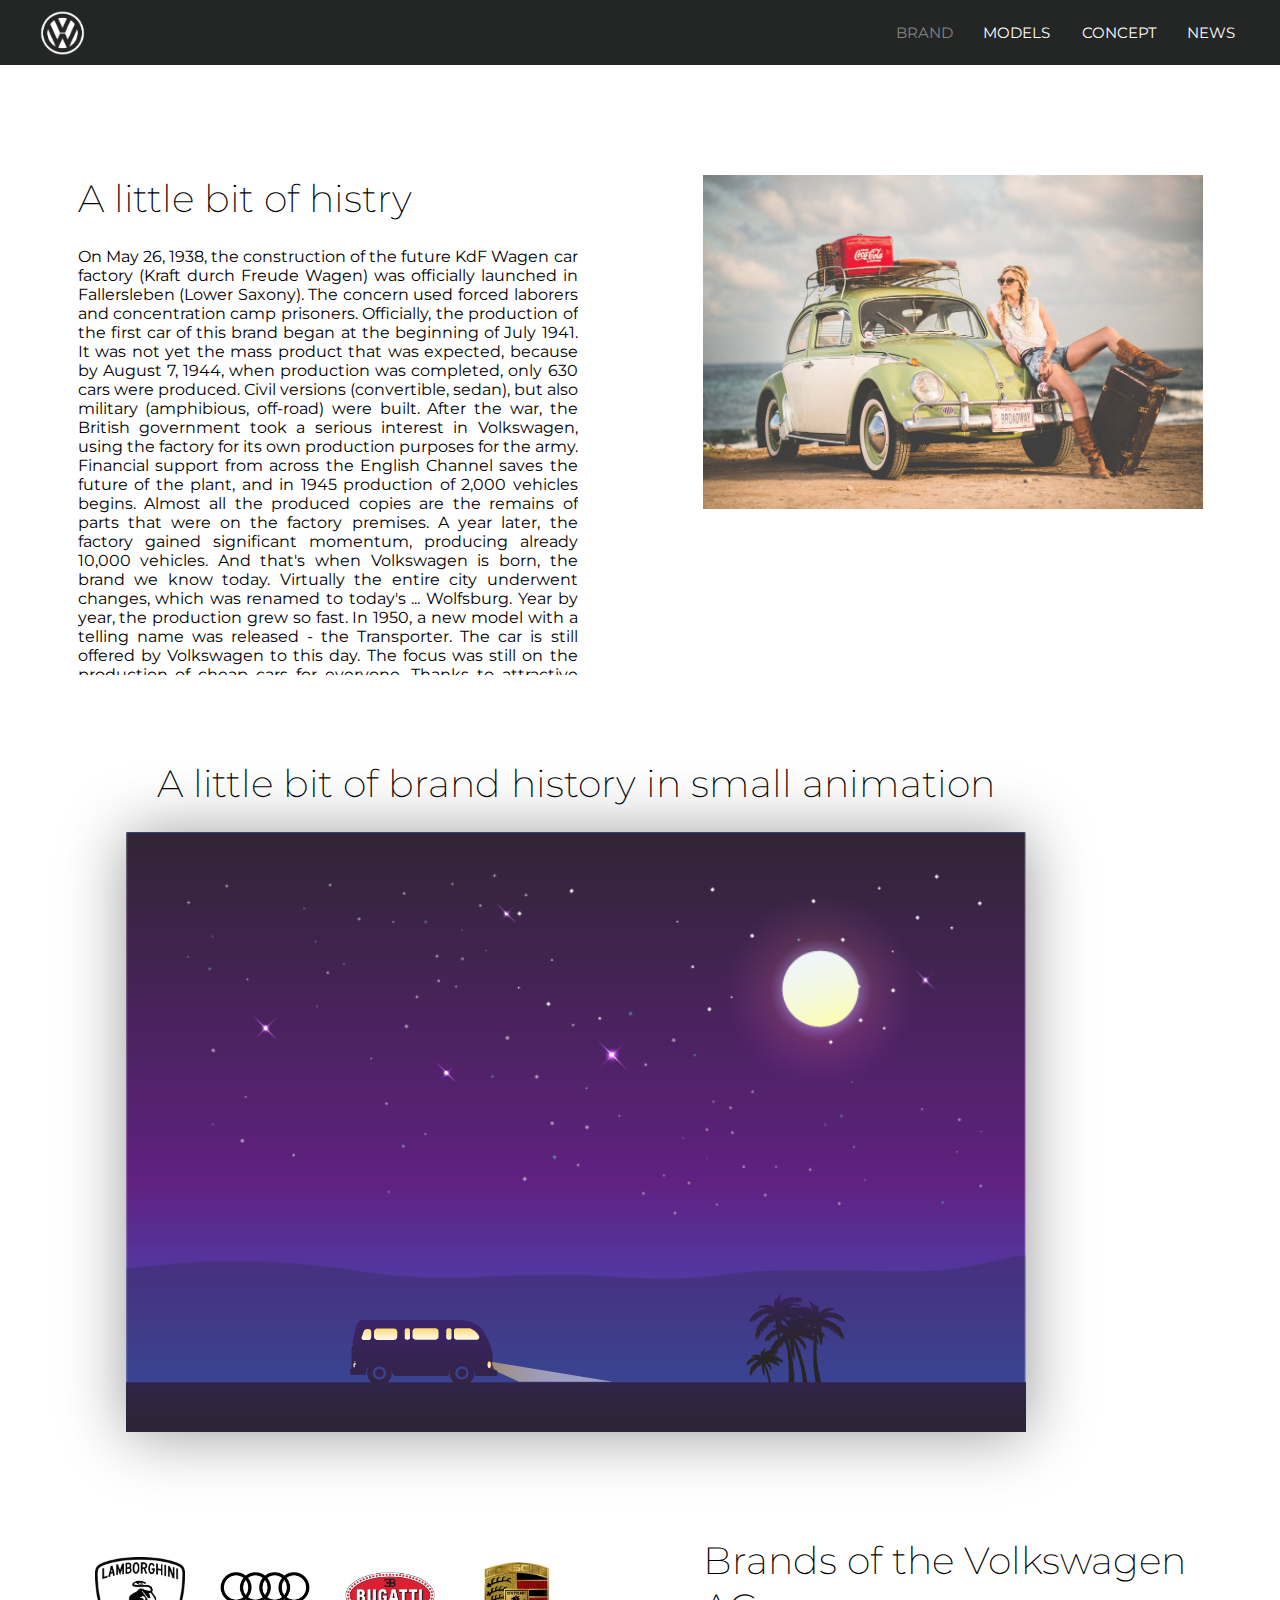
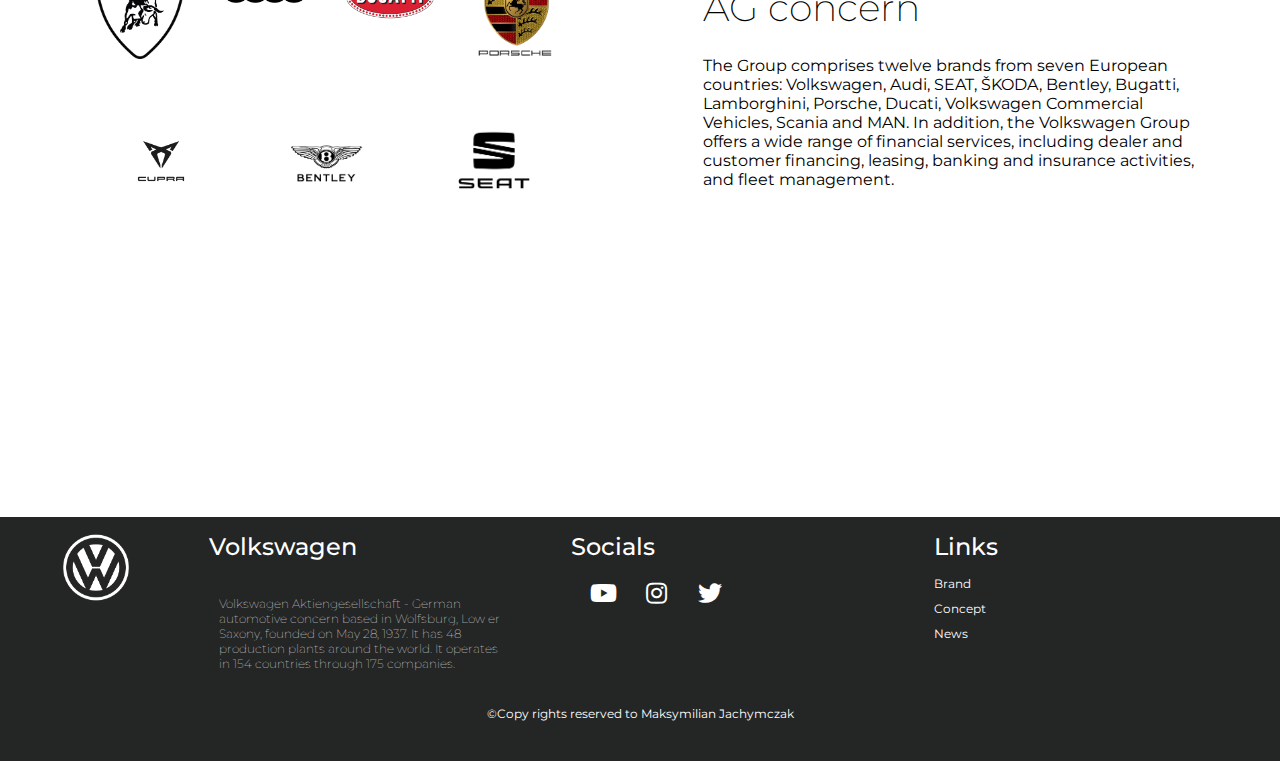
<file: assets/brand.html>
<!DOCTYPE html>
<html lang="en">
<head>
    <meta charset="UTF-8">
    <meta http-equiv="X-UA-Compatible" content="IE=edge">
    <meta name="viewport" content="width=device-width, initial-scale=1.0">
    <link rel="icon" type="image/png" href="../assets/img/favicon/vw-favicon.png">
    <link rel="stylesheet" type="text/css" href="../assets/styles/style.css">
    <link rel="stylesheet" type="text/css" href="../assets/styles/brandstyle.css">
    <link rel="stylesheet" href="https://cdnjs.cloudflare.com/ajax/libs/font-awesome/5.15.3/css/all.min.css"/>
    <link rel="preconnect" href="https://fonts.googleapis.com">
    <link rel="preconnect" href="https://fonts.gstatic.com" crossorigin>
    <link href="https://fonts.googleapis.com/css2?family=Montserrat:ital,wght@0,100;0,200;0,400;1,300&display=swap" rel="stylesheet">
    <title>VOLKSWAGEN - ABOUT BRAND</title>
</head>
<body>
    <header>
        <nav>
            <div class="wrapper">
                <div class="logo">
                    <a href="../index.html">
                        <img src="../assets/img/logo/vw-logo-white.png" alt='Vw-logo'>
                    </a>
                </div>
                <input type="radio" name="slide" id="menu-btn">
                <input type="radio" name="slide" id="cancel-btn">
                <ul class="nav-links">
                    <label for="cancel-btn" class="btn cancel-btn"><i class="fas fa-times"></i></label>
                    <li><a href="#" class="active">Brand</a></li>
                    <li>
                        <a href="#" class="desktop-item">Models</a>
                        <input type="checkbox" id="showDrop">
                        <label for="showDrop" class="mobile-item">Models</label>
                        <div class="dropdown-box">
                            <div class="content">
                                <div class="row">
                                    <p>Golf 8</p>
                                    <a href="../assets/models/golf.html"><img src="../assets/img/models/golf/golf-8-right-side.png" alt="golf-8-right-side"></a>
                                    <div class="btn-more">
                                        <a href="../assets/models/golf.html">Show more</a>
                                    </div>
                                </div>
                                <div class="row">
                                    <p>Passat</p>
                                    <a href="../assets/models/passat.html"><img src="../assets/img/models/passat/passat-2018-right-side.png" alt="passat-2018-right-side"></a>
                                    <div class="btn-more">
                                        <a href="../assets/models/passat.html">Show more</a>
                                    </div>
                                </div>
                                <div class="row">
                                    <p>Tiguan</p>
                                    <a href="../assets/models/tiguan.html"><img src="../assets/img/models/tiguan/tiguan-2020-right-side.png" alt="tiguan-2020-right-side"></a>
                                    <div class="btn-more">
                                        <a href="../assets/models/tiguan.html">Show more</a>
                                    </div>
                                </div>
                            </div>
                        </div>
                    </li>
                    <li><a href="concept.html">Concept</a></li>
                    <li><a href="news.html">News</a></li>
                </ul>
                <label for="menu-btn" class="btn menu-btn"><i class="fas fa-bars"></i></label>
            </div>
        </nav>
    </header>
        <div class="main">
            <a href="#" class="to-top">
                <i class="fas fa-chevron-up"></i>
            </a>
            <section id="about-brand-intro">
                <div class="brand-histry about-brand-history">
                    <h3>A little bit of histry</h3>
                    <p>On May 26, 1938, the construction of the future KdF Wagen car factory (Kraft durch Freude Wagen) was officially launched
                        in Fallersleben (Lower Saxony). The concern used forced laborers and concentration camp prisoners. Officially,
                        the production of the first car of this brand began at the beginning of July 1941. It was not yet the mass product that was expected,
                        because by August 7, 1944, when production was completed, only 630 cars were produced. Civil versions (convertible, sedan),
                        but also military (amphibious, off-road) were built. After the war, the British government took a serious interest in Volkswagen,
                        using the factory for its own production purposes for the army. Financial support from across the English Channel saves the future of the plant,
                        and in 1945 production of 2,000 vehicles begins. Almost all the produced copies are the remains of parts
                        that were on the factory premises. A year later, the factory gained significant momentum, producing already 10,000 vehicles.
                        And that's when Volkswagen is born, the brand we know today. Virtually the entire city underwent changes, which was renamed
                        to today's ... Wolfsburg. Year by year, the production grew so fast. In 1950, a new model with a telling name was released
                        - the Transporter. The car is still offered by Volkswagen to this day. The focus was still on the production of cheap
                        cars for everyone. Thanks to attractive prices and simple, reliable construction, the popularity of the models
                        quickly spread beyond the borders of Germany. Expansion into foreign markets began. Not only that, it was during this
                        period that the production of "Beetle" in South Africa began. It was then that the global idea of ​​a giant brand began.

                    </p>
                </div>
                <div class="about-brand-history">
                    <img src="../assets/img/brand/volkswagen-beatle -old.jpg" alt="volkswagen-beatle">
                </div>
            </section>
            <section id="animation">
                <h3>A little bit of brand history in small animation</h3>
                <div class="animation-wraper">
                    <div class="surface"></div>
                    <div class="car-image">
                        <img src="../assets/img/animation/Img_06.png">
                    </div>
                </div>
            </section>
            <section id="brands">
                <div class="brands-container">
                    <div class="brand-row firs-row">
                        <div class="brand-col-logo">
                            <img src="../assets/img/brand/brands-logo/vw-lamborghini-logo.png" alt="lamborghni-logo">
                        </div>
                        <div class="brand-col-logo">
                            <img src="../assets/img/brand/brands-logo/vw-audi-logo.png" alt="audi-logo" class="img-m-top">
                        </div>
                        <div class="brand-col-logo">
                            <img src="../assets/img/brand/brands-logo/vw-bugatti-logo.png" alt="bugatti-logo" class="img-m-top">
                        </div>
                        <div class="brand-col-logo">
                            <img src="../assets/img/brand/brands-logo/vw-porshe-logo.png" alt="porshe-logo">
                        </div>
                    </div>
                    <div class="brand-row">
                        <div class="brand-col-logo">
                            <img src="../assets/img/brand/brands-logo/vw-cupra-logo.png" alt="cupra-logo" class="img-m-top">
                        </div>
                        <div class="brand-col-logo">
                            <img src="../assets/img/brand/brands-logo/vw-bentley-logo.png" alt="bentley-logo" class="img-m-top">
                        </div>
                        <div class="brand-col-logo">
                            <img src="../assets/img/brand/brands-logo/vw-seat-logo.png" alt="seat-logo">
                        </div>
                    </div>
                </div>
                <div class="brands-container">
                    <h3>Brands of the Volkswagen AG concern</h3>
                    <p>The Group comprises twelve brands from seven European countries:
                        Volkswagen, Audi, SEAT, ŠKODA, Bentley, Bugatti, Lamborghini, Porsche, Ducati,
                        Volkswagen Commercial Vehicles, Scania and MAN. In addition, the Volkswagen Group
                        offers a wide range of financial services, including dealer and customer financing, 
                        leasing, banking and insurance activities, and fleet management.
                    </p>
                </div>
            </section>
        </div>
    <footer>
        <div class="footer-content">
            <div class="row">
                <div class="column column-logo">
                    <a href="../index.html"><img src="../assets/img/logo/vw-logo-white.png"></a>
                </div>
                <div class="column">
                    <h3>Volkswagen</h3>
                    <p>
                        Volkswagen Aktiengesellschaft - German automotive concern based in Wolfsburg, Low
                        er Saxony, founded on May 28, 1937. It has 48 production plants around the world. It
                        operates in 154 countries through 175 companies.
                    </p>
                </div>
                <div class="column">
                    <h3>Socials</h3>
                    <div class="socials">
                        <ul>
                            <li><a href="https://www.youtube.com/user/myvolkswagen" target="blank"><i class="fab fa-youtube"></i></a></li>
                            <li><a href="https://www.instagram.com/volkswagen/" target="blank"><i class="fab fa-instagram"></i></a></li>
                            <li><a href="https://twitter.com/Volkswagen" target="blank"><i class="fab fa-twitter"></i></a></li>
                        </ul>
                    </div>
                </div>
                <div class="column">
                    <h3>Links</h3>
                    <div class="links">
                        <ul>
                            <li><a href="brand.html">Brand</a></li>
                            <li><a href="concept.html">Concept</a></li>
                            <li><a href="news.html">News</a></li>
                        </ul>
                    </div>
                </div>
            </div>
            <p>&copy;Copy rights reserved to Maksymilian Jachymczak</p>
        </div>
    </footer>

    <script src="../assets/scripts/backToTop.js"></script>
</body>
</html>
</file>
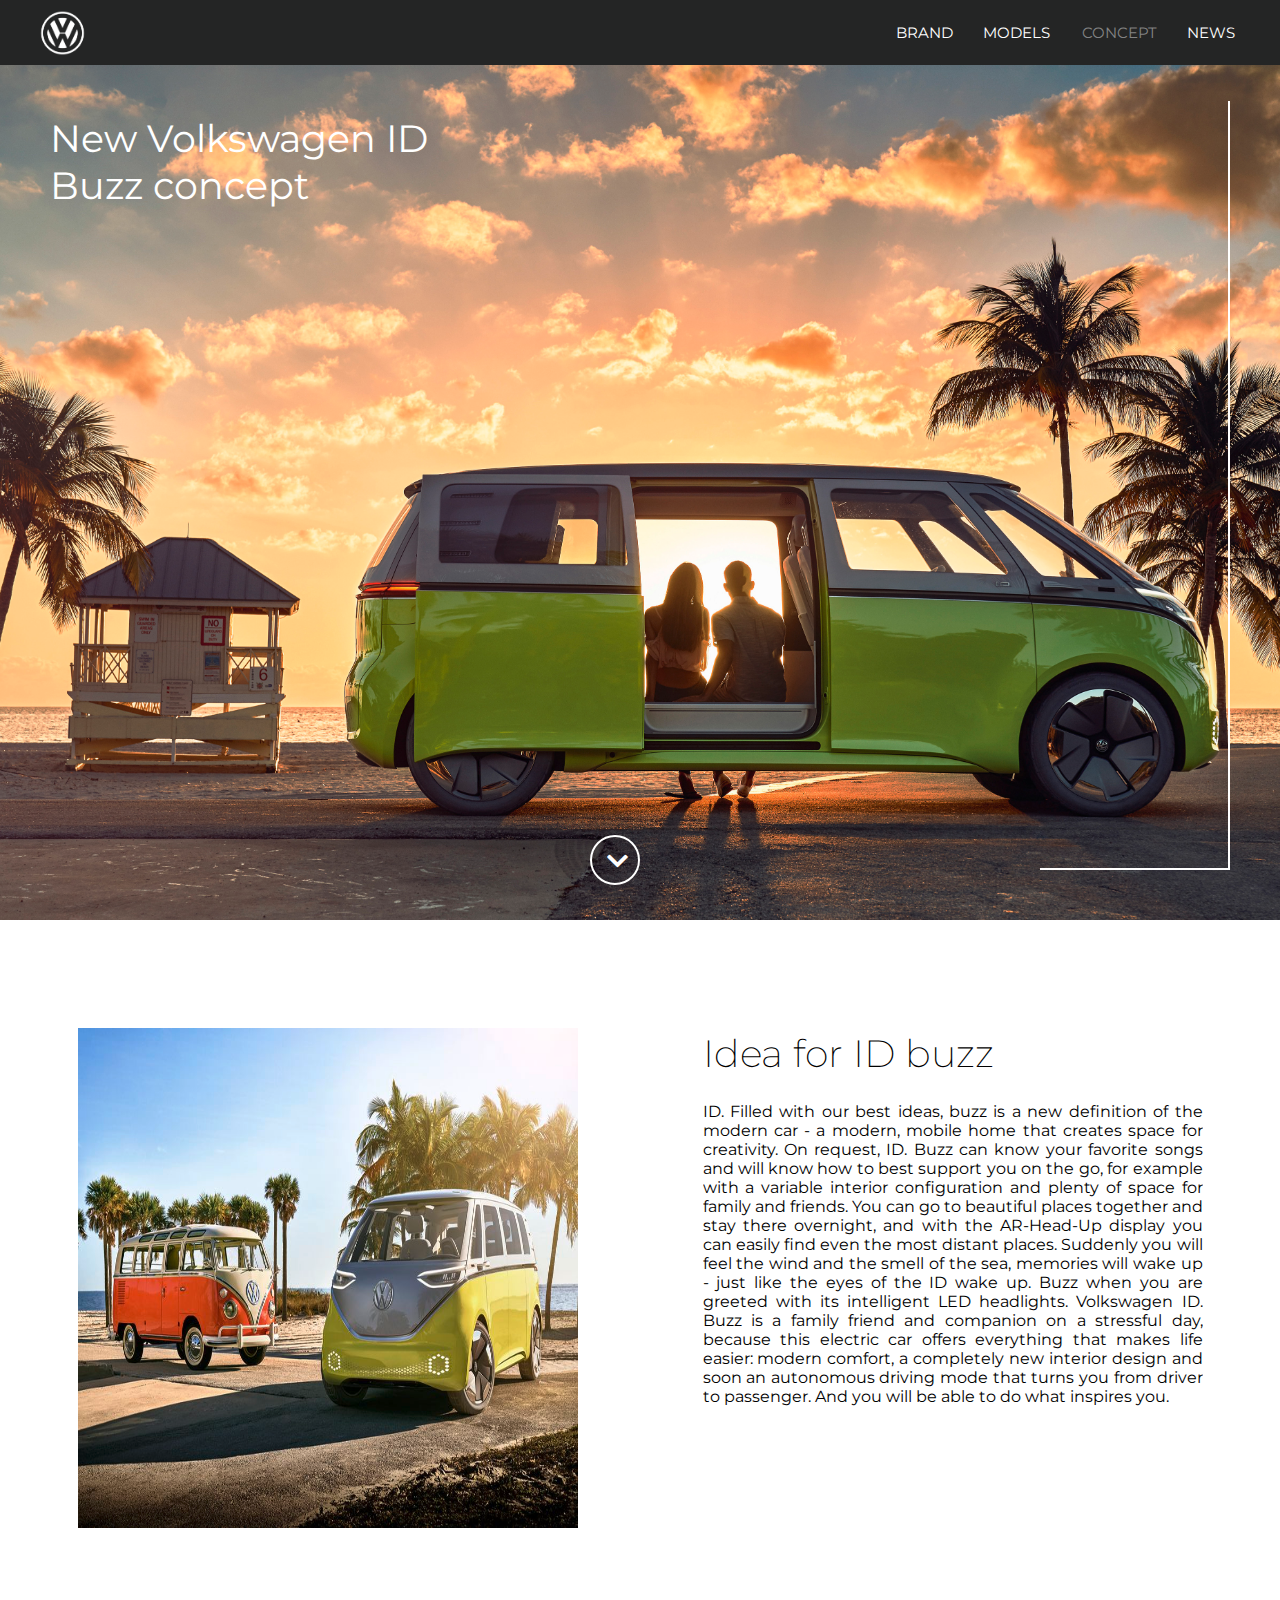
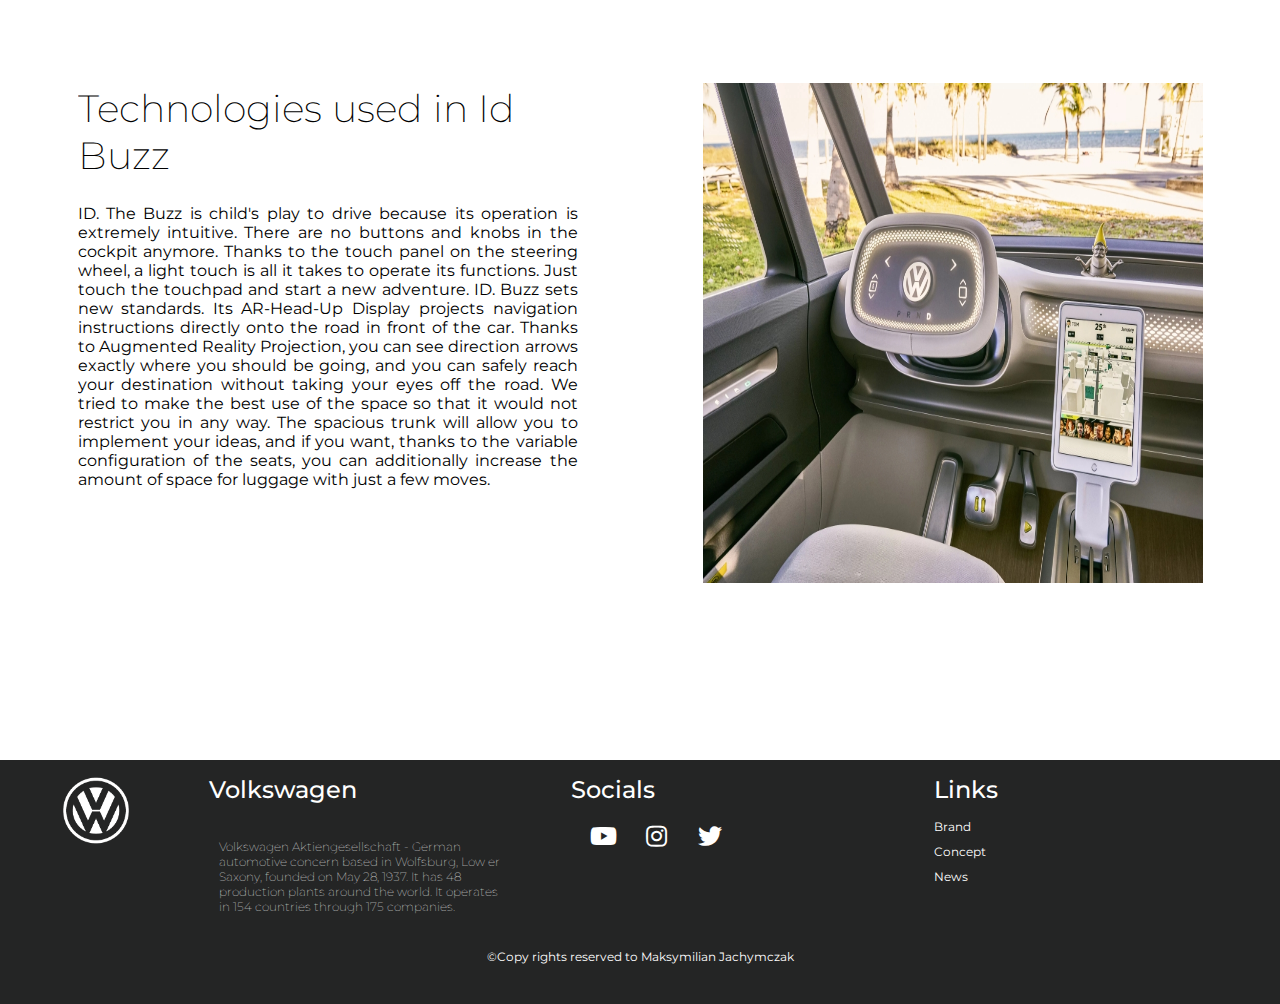
<file: assets/concept.html>
<!DOCTYPE html>
<html lang="en">
<head>
    <meta charset="UTF-8">
    <meta http-equiv="X-UA-Compatible" content="IE=edge">
    <meta name="viewport" content="width=device-width, initial-scale=1.0">
    <link rel="icon" type="image/png" href="../assets/img/favicon/vw-favicon.png">
    <link rel="stylesheet" type="text/css" href="../assets/styles/style.css">
    <link rel="stylesheet" type="text/css" href="../assets/styles/conceptstyle.css">
    <link rel="stylesheet" href="https://cdnjs.cloudflare.com/ajax/libs/font-awesome/5.15.3/css/all.min.css"/>
    <link rel="preconnect" href="https://fonts.googleapis.com">
    <link rel="preconnect" href="https://fonts.gstatic.com" crossorigin>
    <link href="https://fonts.googleapis.com/css2?family=Montserrat:ital,wght@0,100;0,200;0,400;1,300&display=swap" rel="stylesheet">
    <title>VOLKSWAGEN - ID BUZZ CONCEPT</title>
</head>
<body>
    <header>
        <nav>
            <div class="wrapper">
                <div class="logo">
                    <a href="../index.html">
                        <img src="../assets/img/logo/vw-logo-white.png" alt='Vw-logo'>
                    </a>
                </div>
                <input type="radio" name="slide" id="menu-btn">
                <input type="radio" name="slide" id="cancel-btn">
                <ul class="nav-links">
                    <label for="cancel-btn" class="btn cancel-btn"><i class="fas fa-times"></i></label>
                    <li><a href="brand.html">Brand</a></li>
                    <li>
                        <a href="#" class="desktop-item">Models</a>
                        <input type="checkbox" id="showDrop">
                        <label for="showDrop" class="mobile-item">Models</label>
                        <div class="dropdown-box">
                            <div class="content">
                                <div class="row">
                                    <p>Golf 8</p>
                                    <a href="../assets/models/golf.html"><img src="../assets/img/models/golf/golf-8-right-side.png" alt="golf-8-right-side"></a>
                                    <div class="btn-more">
                                        <a href="../assets/models/golf.html">Show more</a>
                                    </div>
                                </div>
                                <div class="row">
                                    <p>Passat</p>
                                    <a href="../assets/models/passat.html"><img src="../assets/img/models/passat/passat-2018-right-side.png" alt="passat-2018-right-side"></a>
                                    <div class="btn-more">
                                        <a href="../assets/models/passat.html">Show more</a>
                                    </div>
                                </div>
                                <div class="row">
                                    <p>Tiguan</p>
                                    <a href="../assets/models/tiguan.html"><img src="../assets/img/models/tiguan/tiguan-2020-right-side.png" alt="tiguan-2020-right-side"></a>
                                    <div class="btn-more">
                                        <a href="../assets/models/tiguan.html">Show more</a>
                                    </div>
                                </div>
                            </div>
                        </div>
                    </li>
                    <li><a href="#" class="active">Concept</a></li>
                    <li><a href="news.html">News</a></li>
                </ul>
                <label for="menu-btn" class="btn menu-btn"><i class="fas fa-bars"></i></label>
            </div>
        </nav>
    </header>
        <div class="main">
            <a href="#" class="to-top">
                <i class="fas fa-chevron-up"></i>
            </a>
            <section id="concept-banner">
                <div class="cocnept-header">
                    <h3>New Volkswagen ID Buzz concept</h3>
                </div>
                <div class="concept-borders"></div>
                <div class="button-lern-more">
                    <a href="#concept-main-info">
                        <i class="fas fa-chevron-down"></i>
                    </a>
                </div>
            </section>
            <section id="concept-main-info">
                <div class="concept-info-container">
                    <div class="concept-image-idea">
                        <img src="../assets/img/concept/volkswagen-id-buzz-idea.jpg" alt="idea-for-id-buzz">
                    </div>
                    <div class="concept-text-idea">
                        <h3>Idea for ID buzz</h3>
                        <p>ID. Filled with our best ideas, buzz is a new definition of the modern car - a modern,
                        mobile home that creates space for creativity. On request, ID. Buzz can know your favorite
                        songs and will know how to best support you on the go, for example with a variable interior 
                        configuration and plenty of space for family and friends. You can go to beautiful places together
                        and stay there overnight, and with the AR-Head-Up display you can easily find even the most distant places. 
                        Suddenly you will feel the wind and the smell of the sea, memories will wake up - just like the eyes of the ID wake up. 
                        Buzz when you are greeted with its intelligent LED headlights.
                        Volkswagen ID. Buzz is a family friend and companion on a stressful day, because this electric car offers everything
                        that makes life easier: modern comfort, a completely new interior design and soon an autonomous driving mode that turns 
                        you from driver to passenger. And you will be able to do what inspires you.</p>
                    </div>
                </div>
            </section>
            <section id="technologies">
                <div class="technologies-container">
                    <div class="technologies-info">
                        <h3>Technologies used in Id Buzz</h3>
                        <p>ID. The Buzz is child's play to drive because its operation is extremely intuitive.
                            There are no buttons and knobs in the cockpit anymore. Thanks to the touch panel on the steering wheel,
                            a light touch is all it takes to operate its functions. Just touch the touchpad and start a new adventure.
                            ID. Buzz sets new standards. Its AR-Head-Up Display projects navigation instructions directly onto the road
                            in front of the car. Thanks to Augmented Reality Projection, you can see direction arrows exactly where you
                            should be going, and you can safely reach your destination without taking your eyes off the road.
                            We tried to make the best use of the space so that it would not restrict you in any way.
                            The spacious trunk will allow you to implement your ideas, and if you want, thanks to the variable configuration of the seats,
                            you can additionally increase the amount of space for luggage with just a few moves.
                        </p>
                    </div>
                    <div class="technologies-image">
                        <img src="../assets/img/concept/volkswagen_id_buzz_technologies.jpg" alt="technologies-used-in-id-buzz">
                    </div>
                </div>
            </section>
        </div>
    <footer>
        <div class="footer-content">
            <div class="row">
                <div class="column column-logo">
                    <a href="../index.html"><img src="../assets/img/logo/vw-logo-white.png"></a>
                </div>
                <div class="column">
                    <h3>Volkswagen</h3>
                    <p>
                        Volkswagen Aktiengesellschaft - German automotive concern based in Wolfsburg, Low
                        er Saxony, founded on May 28, 1937. It has 48 production plants around the world. It
                        operates in 154 countries through 175 companies.
                    </p>
                </div>
                <div class="column">
                    <h3>Socials</h3>
                    <div class="socials">
                        <ul>
                            <li><a href="https://www.youtube.com/user/myvolkswagen" target="blank"><i class="fab fa-youtube"></i></a></li>
                            <li><a href="https://www.instagram.com/volkswagen/" target="blank"><i class="fab fa-instagram"></i></a></li>
                            <li><a href="https://twitter.com/Volkswagen" target="blank"><i class="fab fa-twitter"></i></a></li>
                        </ul>
                    </div>
                </div>
                <div class="column">
                    <h3>Links</h3>
                    <div class="links">
                        <ul>
                            <li><a href="brand.html">Brand</a></li>
                            <li><a href="concept.html">Concept</a></li>
                            <li><a href="news.html">News</a></li>
                        </ul>
                    </div>
                </div>
            </div>
            <p>&copy;Copy rights reserved to Maksymilian Jachymczak</p>
        </div>
    </footer>

    <script src="../assets/scripts/backToTop.js"></script>
</body>
</html>
</file>
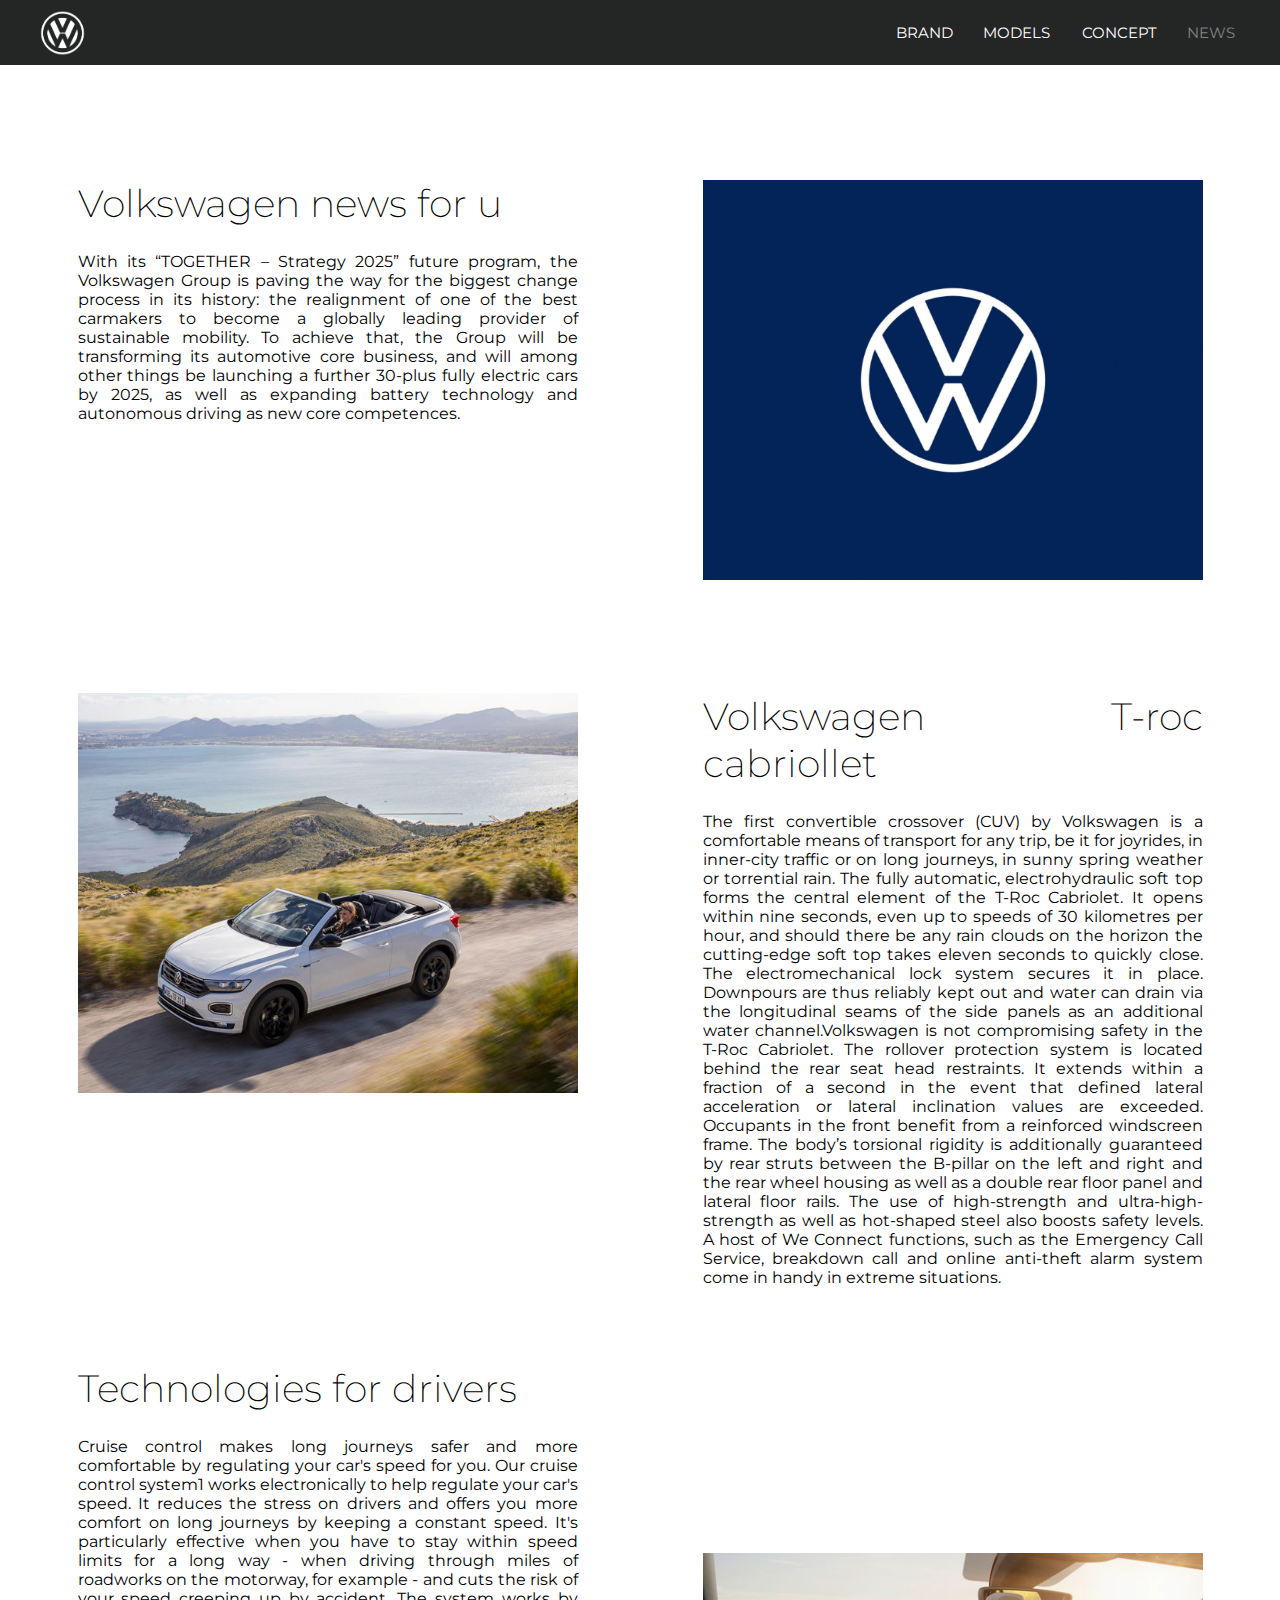
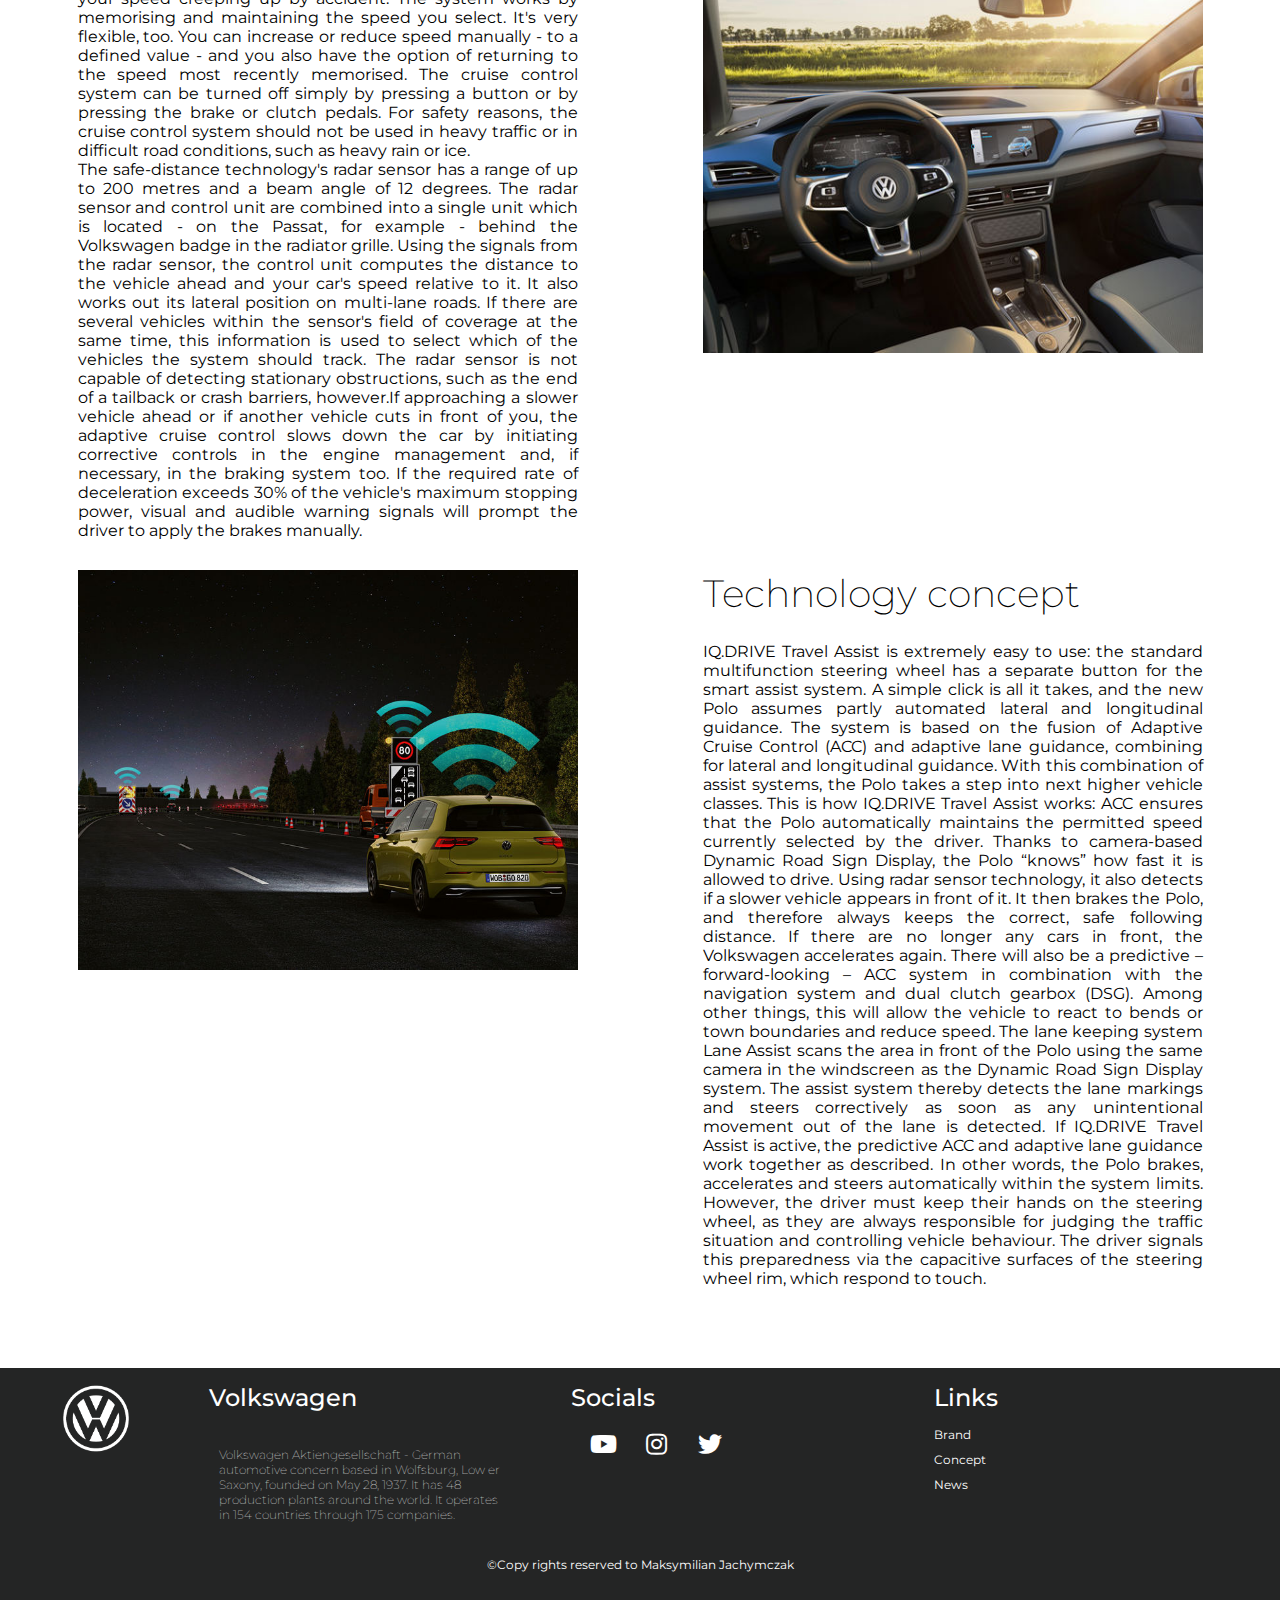
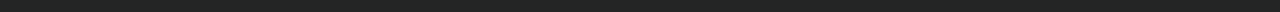
<file: assets/news.html>
<!DOCTYPE html>
<html lang="en">
<head>
    <meta charset="UTF-8">
    <meta http-equiv="X-UA-Compatible" content="IE=edge">
    <meta name="viewport" content="width=device-width, initial-scale=1.0">
    <link rel="icon" type="image/png" href="../assets/img/favicon/vw-favicon.png">
    <link rel="stylesheet" type="text/css" href="../assets/styles/style.css">
    <link rel="stylesheet" type="text/css" href="../assets/styles/newsstyle.css">
    <link rel="stylesheet" href="https://cdnjs.cloudflare.com/ajax/libs/font-awesome/5.15.3/css/all.min.css"/>
    <link rel="preconnect" href="https://fonts.googleapis.com">
    <link rel="preconnect" href="https://fonts.gstatic.com" crossorigin>
    <link href="https://fonts.googleapis.com/css2?family=Montserrat:ital,wght@0,100;0,200;0,400;1,300&display=swap" rel="stylesheet">
    <title>VOLKSWAGEN - NEWS</title>
</head>
<body>
    <header>
        <nav>
            <div class="wrapper">
                <div class="logo">
                    <a href="../index.html">
                        <img src="../assets/img/logo/vw-logo-white.png" alt='Vw-logo'>
                    </a>
                </div>
                <input type="radio" name="slide" id="menu-btn">
                <input type="radio" name="slide" id="cancel-btn">
                <ul class="nav-links">
                    <label for="cancel-btn" class="btn cancel-btn"><i class="fas fa-times"></i></label>
                    <li><a href="brand.html">Brand</a></li>
                    <li>
                        <a href="#" class="desktop-item">Models</a>
                        <input type="checkbox" id="showDrop">
                        <label for="showDrop" class="mobile-item">Models</label>
                        <div class="dropdown-box">
                            <div class="content">
                                <div class="row">
                                    <p>Golf 8</p>
                                    <a href="../assets/models/golf.html"><img src="../assets/img/models/golf/golf-8-right-side.png" alt="golf-8-right-side"></a>
                                    <div class="btn-more">
                                        <a href="../assets/models/golf.html">Show more</a>
                                    </div>
                                </div>
                                <div class="row">
                                    <p>Passat</p>
                                    <a href="../assets/models/passat.html"><img src="../assets/img/models/passat/passat-2018-right-side.png" alt="passat-2018-right-side"></a>
                                    <div class="btn-more">
                                        <a href="../assets/models/passat.html">Show more</a>
                                    </div>
                                </div>
                                <div class="row">
                                    <p>Tiguan</p>
                                    <a href="../assets/models/tiguan.html"><img src="../assets/img/models/tiguan/tiguan-2020-right-side.png" alt="tiguan-2020-right-side"></a>
                                    <div class="btn-more">
                                        <a href="../assets/models/tiguan.html">Show more</a>
                                    </div>
                                </div>
                            </div>
                        </div>
                    </li>
                    <li><a href="concept.html">Concept</a></li>
                    <li><a href="#" class="active">News</a></li>
                </ul>
                <label for="menu-btn" class="btn menu-btn"><i class="fas fa-bars"></i></label>
            </div>
        </nav>
    </header>
        <div class="main">
            <a href="#" class="to-top">
                <i class="fas fa-chevron-up"></i>
            </a>
            <section id="news-introduction">
                <div class="news-wrapper">
                    <div class="container">
                        <h3>Volkswagen news for u</h3>
                        <p>With its “TOGETHER – Strategy 2025” future program, the Volkswagen Group is paving the way for 
                            the biggest change process in its history: the realignment of one of the best carmakers to become 
                            a globally leading provider of sustainable mobility. To achieve that, the Group will be transforming 
                            its automotive core business, and will among other things be launching a further 30-plus fully 
                            electric cars by 2025, as well as expanding battery technology and autonomous driving as new core
                            competences.</p>
                    </div>
                    <div class="container-2">
                    </div>
                </div>
            </section>
            <section class="news news-1" id="t-roc">
                <div class="troc-news">
                        <div class="image" id="troc-first">

                        </div>
                        <div class="text">
                            <h3>Volkswagen T-roc cabriollet</h3>
                            <p>The first convertible crossover (CUV) by Volkswagen is a comfortable means of transport for any trip,
                                be it for joyrides, in inner-city traffic or on long journeys, in sunny spring weather or torrential rain.
                                The fully automatic, electrohydraulic soft top forms the central element of the T-Roc Cabriolet.
                                It opens within nine seconds, even up to speeds of 30 kilometres per hour,
                                and should there be any rain clouds on the horizon the cutting-edge soft top takes eleven seconds to quickly close. 
                                The electromechanical lock system secures it in place. Downpours are thus reliably kept out and water can drain via 
                                the longitudinal seams of the side panels as an additional water channel.Volkswagen is not compromising safety in the T-Roc Cabriolet. 
                                The rollover protection system is located behind the rear seat head restraints. 
                                It extends within a fraction of a second in the event that defined lateral acceleration or lateral inclination values are exceeded. 
                                Occupants in the front benefit from a reinforced windscreen frame. The body’s torsional rigidity is additionally guaranteed by rear 
                                struts between the B-pillar on the left and right and the rear wheel housing as well as a double rear floor panel and lateral floor rails. 
                                The use of high-strength and ultra-high-strength as well as hot-shaped steel also boosts safety levels. A host of We Connect functions, 
                                such as the Emergency Call Service, breakdown call and online anti-theft alarm system come in handy in extreme situations.</p>
                        </div>
                </div>
            </section>
            <section class="news news-2" id="for-drivers">
                <div class="technologies-news">
                    <div class="text">
                        <h3>Technologies for drivers</h3>
                        <p>Cruise control makes long journeys safer and more comfortable by regulating your car's speed for you.
                            Our cruise control system1 works electronically to help regulate your car's speed. It reduces the stress on drivers 
                            and offers you more comfort on long journeys by keeping a constant speed. It's particularly effective when you have to 
                            stay within speed limits for a long way - when driving through miles of roadworks on the motorway, for example - and 
                            cuts the risk of your speed creeping up by accident.
                            The system works by memorising and maintaining the speed you select. It's very flexible, too. You can increase
                            or reduce speed manually - to a defined value - and you also have the option of returning to the speed most recently memorised.
                            The cruise control system can be turned off simply by pressing a button or by pressing the brake or clutch pedals.
                            For safety reasons, the cruise control system should not be used in heavy traffic or in difficult road conditions, such as heavy rain or ice.<br>
                            The safe-distance technology's radar sensor has a range of up to 200 metres and a beam angle of 12 degrees. The radar sensor and control unit are
                            combined into a single unit which is located - on the Passat, for example - behind the Volkswagen badge in the radiator grille.
                            Using the signals from the radar sensor, the control unit computes the distance to the vehicle ahead and your car's speed relative to it. 
                            It also works out its lateral position on multi-lane roads. If there are several vehicles within the sensor's field of coverage at the same time, 
                            this information is used to select which of the vehicles the system should track. The radar sensor is not capable of detecting stationary obstructions, 
                            such as the end of a tailback or crash barriers, however.If approaching a slower vehicle ahead or if another vehicle cuts in front of you,
                            the adaptive cruise control slows down the car by initiating corrective controls in the engine management and, if necessary,
                            in the braking system too. If the required rate of deceleration exceeds 30% of the vehicle's maximum stopping power, visual 
                            and audible warning signals will prompt the driver to apply the brakes manually.
                        </p>
                    </div>
                    <div class="image" id="technologies-driver">
    
                    </div>
                </div>
            </section>
            <section class="news news-3" id="new-posibilities">
                <div class="technology-news-for-driver">
                    <div class="technology-wrapper">
                        <div class="image" id="new-technology">

                        </div>
                        <div class="text">
                            <h3>Technology concept</h3>
                            <p>IQ.DRIVE Travel Assist is extremely easy to use: the standard multifunction steering wheel has a separate button 
                                for the smart assist system. A simple click is all it takes, and the new Polo assumes partly automated lateral 
                                and longitudinal guidance. The system is based on the fusion of Adaptive Cruise Control (ACC) and adaptive lane 
                                guidance, combining for lateral and longitudinal guidance. With this combination of assist systems, the Polo 
                                takes a step into next higher vehicle classes. This is how IQ.DRIVE Travel Assist works: 
                                ACC ensures that the Polo automatically maintains the permitted speed currently selected by the driver. 
                                Thanks to camera-based Dynamic Road Sign Display, the Polo “knows” how fast it is allowed to drive. Using radar sensor 
                                technology, it also detects if a slower vehicle appears in front of it. It then brakes the Polo, and therefore always 
                                keeps the correct, safe following distance. If there are no longer any cars in front, the Volkswagen accelerates again. 
                                There will also be a predictive – forward-looking – ACC system in combination with the navigation system and dual clutch 
                                gearbox (DSG). Among other things, this will allow the vehicle to react to bends or town boundaries and reduce speed.
                                The lane keeping system Lane Assist scans the area in front of the Polo using the same camera in the windscreen as the 
                                Dynamic Road Sign Display system. The assist system thereby detects the lane markings and steers correctively as soon as 
                                any unintentional movement out of the lane is detected. If IQ.DRIVE Travel Assist is active, the predictive ACC and 
                                adaptive lane guidance work together as described. In other words, the Polo brakes, accelerates and steers automatically 
                                within the system limits. However, the driver must keep their hands on the steering wheel, as they are always responsible 
                                for judging the traffic situation and controlling vehicle behaviour. The driver signals this preparedness via the 
                                capacitive surfaces of the steering wheel rim, which respond to touch.</p>
                        </div>
                    </div>
                </div>
            </section>
        </div>
    <footer>
        <div class="footer-content">
            <div class="row">
                <div class="column column-logo">
                    <a href="../index.html"><img src="../assets/img/logo/vw-logo-white.png"></a>
                </div>
                <div class="column">
                    <h3>Volkswagen</h3>
                    <p>
                        Volkswagen Aktiengesellschaft - German automotive concern based in Wolfsburg, Low
                        er Saxony, founded on May 28, 1937. It has 48 production plants around the world. It
                        operates in 154 countries through 175 companies.
                    </p>
                </div>
                <div class="column">
                    <h3>Socials</h3>
                    <div class="socials">
                        <ul>
                            <li><a href="https://www.youtube.com/user/myvolkswagen" target="blank"><i class="fab fa-youtube"></i></a></li>
                            <li><a href="https://www.instagram.com/volkswagen/" target="blank"><i class="fab fa-instagram"></i></a></li>
                            <li><a href="https://twitter.com/Volkswagen" target="blank"><i class="fab fa-twitter"></i></a></li>
                        </ul>
                    </div>
                </div>
                <div class="column">
                    <h3>Links</h3>
                    <div class="links">
                        <ul>
                            <li><a href="brand.html">Brand</a></li>
                            <li><a href="concept.html">Concept</a></li>
                            <li><a href="news.html">News</a></li>
                        </ul>
                    </div>
                </div>
            </div>
            <p>&copy;Copy rights reserved to Maksymilian Jachymczak</p>
        </div>
    </footer>
    <script src="../assets/scripts/backToTop.js"></script>
</body>
</html>
</file>
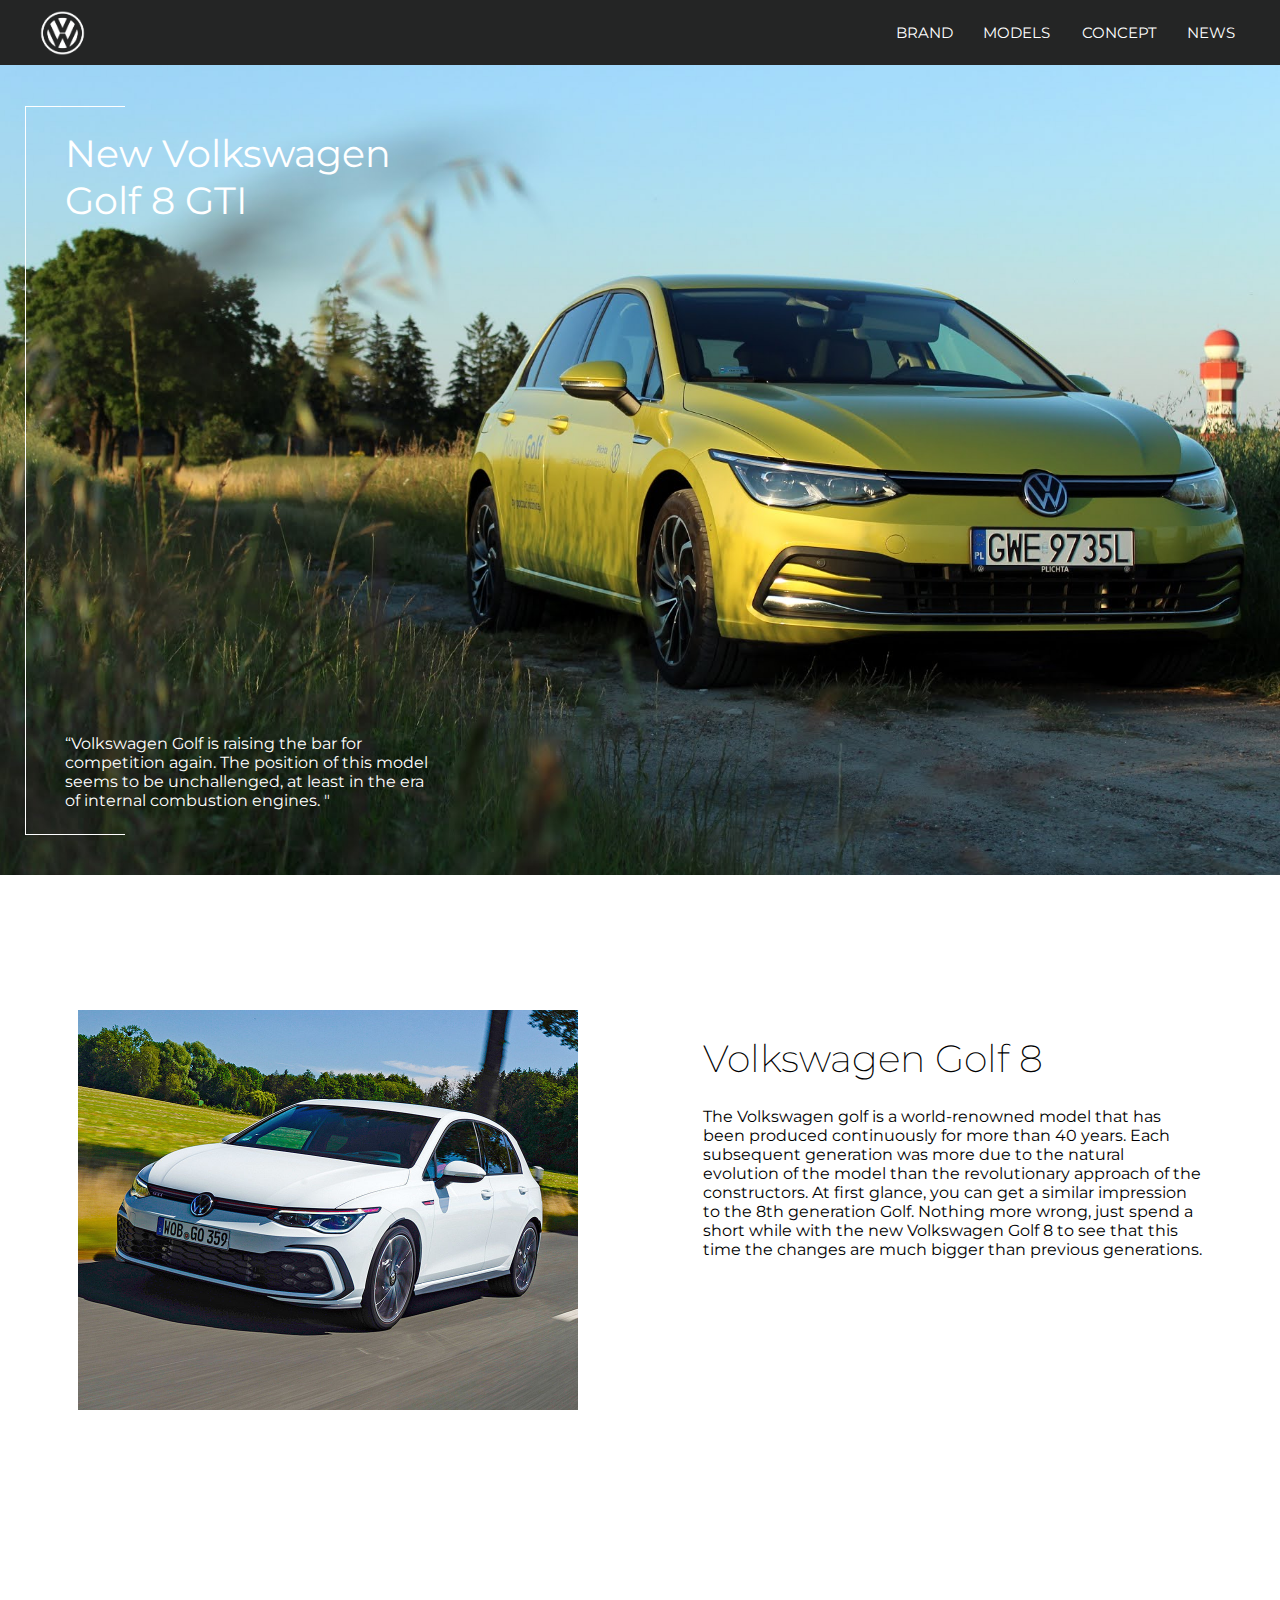
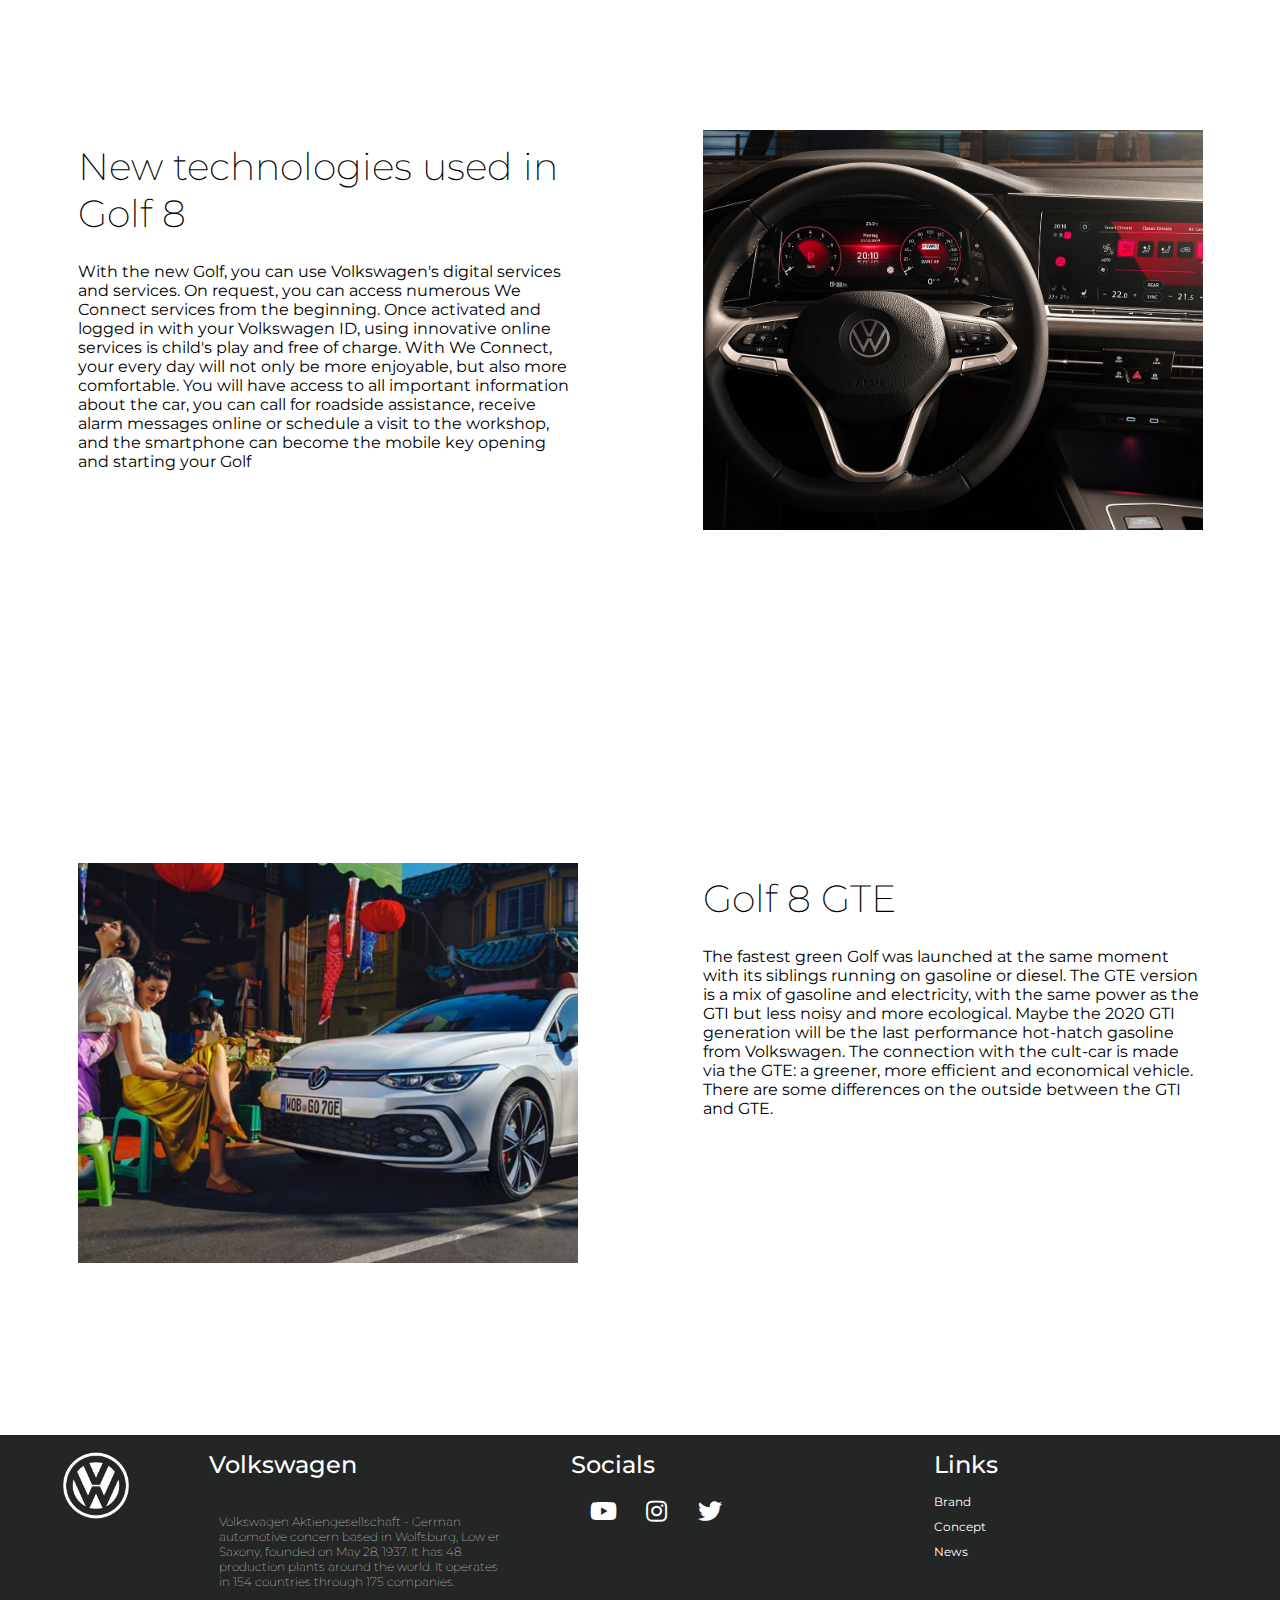
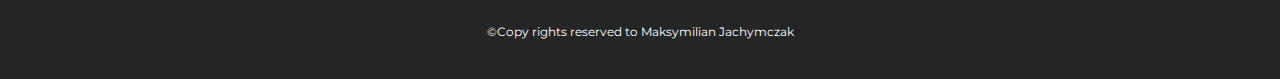
<file: assets/models/golf.html>
<!DOCTYPE html>
<html lang="en">
<head>
    <meta charset="UTF-8">
    <meta http-equiv="X-UA-Compatible" content="IE=edge">
    <meta name="viewport" content="width=device-width, initial-scale=1.0">
    <link rel="icon" type="image/png" href="../../assets/img/favicon/vw-favicon.png">
    <link rel="stylesheet" type="text/css" href="../../assets/styles/style.css">
    <link rel="stylesheet" type="text/css" href="../../assets/styles/modelsstyle.css">
    <link rel="preconnect" href="https://fonts.googleapis.com">
    <link rel="preconnect" href="https://fonts.gstatic.com" crossorigin>
    <link href="https://fonts.googleapis.com/css2?family=Montserrat:ital,wght@0,100;0,200;0,400;1,300&display=swap" rel="stylesheet">
    <link rel="stylesheet" href="https://cdnjs.cloudflare.com/ajax/libs/font-awesome/5.15.3/css/all.min.css"/>
    <title>VOLKSWAGEN - GOLF 8</title>
</head>
<body>
    <header>
        <nav>
            <div class="wrapper">
                <div class="logo">
                    <a href="../../index.html">
                        <img src="../../assets/img/logo/vw-logo-white.png" alt='Vw-logo'>
                    </a>
                </div>
                <input type="radio" name="slide" id="menu-btn">
                <input type="radio" name="slide" id="cancel-btn">
                <ul class="nav-links">
                    <label for="cancel-btn" class="btn cancel-btn"><i class="fas fa-times"></i></label>
                    <li><a href="../../assets/brand.html">Brand</a></li>
                    <li>
                        <a href="#" class="desktop-item">Models</a>
                        <input type="checkbox" id="showDrop">
                        <label for="showDrop" class="mobile-item">Models</label>
                        <div class="dropdown-box">
                            <div class="content">
                                <div class="row">
                                    <p>Golf 8</p>
                                    <a href="../../assets/models/golf.html"><img src="../../assets/img/models/golf/golf-8-right-side.png" alt="golf-8-right-side"></a>
                                    <div class="btn-more">
                                        <a href="/assets/models/golf.html">Show more</a>
                                    </div>
                                </div>
                                <div class="row">
                                    <p>Passat</p>
                                    <a href="../../assets/models/passat.html"><img src="../../assets/img/models/passat/passat-2018-right-side.png" alt="passat-2018-right-side"></a>
                                    <div class="btn-more">
                                        <a href="/assets/models/passat.html">Show more</a>
                                    </div>
                                </div>
                                <div class="row">
                                    <p>Tiguan</p>
                                    <a href="../../assets/models/tiguan.html"><img src="../../assets/img/models/tiguan/tiguan-2020-right-side.png" alt="tiguan-2020-right-side"></a>
                                    <div class="btn-more">
                                        <a href="../../assets/models/tiguan.html">Show more</a>
                                    </div>
                                </div>
                            </div>
                        </div>
                    </li>
                    <li><a href="../../assets/concept.html">Concept</a></li>
                    <li><a href="../../assets/news.html">News</a></li>
                </ul>
                <label for="menu-btn" class="btn menu-btn"><i class="fas fa-bars"></i></label>
            </div>
        </nav>
    </header>
        <div class="main">
            <a href="#" class="to-top">
                <i class="fas fa-chevron-up"></i>
            </a>
            <section id="golf-8-intro" class="model-intro">
                <h3>New Volkswagen Golf 8 GTI</h3>
                <p>“Volkswagen Golf is raising the bar for competition again. The position of this model seems to be unchallenged, at least in the era of internal combustion engines. "
                </p>
                <div class="borders"></div>
            </section>
            <section class="model-info">
                <div class="image-info" id="golf-8-about">

                </div>
                <div class="text-info">
                    <h3>Volkswagen Golf 8</h3>
                    <p>The Volkswagen golf is a world-renowned model that has been produced continuously 
                        for more than 40 years. Each subsequent generation was more due to the natural 
                        evolution of the model than the revolutionary approach of the constructors. 
                        At first glance, you can get a similar impression to the 8th generation Golf. 
                        Nothing more wrong, just spend a short while with the new Volkswagen Golf 8 
                        to see that this time the changes are much bigger than previous generations.
                    </p>
                </div>
            </section>
            <section class="model-interior">
                <div class="interior-text">
                    <h3>New technologies used in Golf 8</h3>
                    <p>With the new Golf, you can use Volkswagen's digital services and services. 
                        On request, you can access numerous We Connect services from the beginning. 
                        Once activated and logged in with your Volkswagen ID, using innovative online 
                        services is child's play and free of charge.
                        With We Connect, your every day will not only be more enjoyable, but also more comfortable. 
                        You will have access to all important information about the car, you can call for roadside assistance, 
                        receive alarm messages online or schedule a visit to the workshop, and the smartphone 
                        can become the mobile key opening and starting your Golf 
                    </p>
                </div>
                <div class="interior-image" id="golf-8-interior">

                </div>
            </section>
            <section class="model-last">
                <div class="model-last-image" id="golf-last-image">

                </div>
                <div class="model-last-text">
                    <h3>Golf 8 GTE</h3>
                    <p>The fastest green Golf was launched at the same moment with its siblings running 
                        on gasoline or diesel. The GTE version is a mix of gasoline and electricity, 
                        with the same power as the GTI but less noisy and more ecological. Maybe the 2020 
                        GTI generation will be the last performance hot-hatch gasoline from Volkswagen. 
                        The connection with the cult-car is made via the GTE: a greener, more 
                        efficient and economical vehicle. There are some differences on the outside 
                        between the GTI and GTE.</p>
                </div>
            </section>
        </div>
    <footer>
        <div class="footer-content">
            <div class="row">
                <div class="column column-logo">
                    <a href="/index.html"><img src="../../assets/img/logo/vw-logo-white.png"></a>
                </div>
                <div class="column">
                    <h3>Volkswagen</h3>
                    <p>
                        Volkswagen Aktiengesellschaft - German automotive concern based in Wolfsburg, Low
                        er Saxony, founded on May 28, 1937. It has 48 production plants around the world. It
                        operates in 154 countries through 175 companies.
                    </p>
                </div>
                <div class="column">
                    <h3>Socials</h3>
                    <div class="socials">
                        <ul>
                            <li><a href="https://www.youtube.com/user/myvolkswagen" target="blank"><i class="fab fa-youtube"></i></a></li>
                            <li><a href="https://www.instagram.com/volkswagen/" target="blank"><i class="fab fa-instagram"></i></a></li>
                            <li><a href="https://twitter.com/Volkswagen" target="blank"><i class="fab fa-twitter"></i></a></li>
                        </ul>
                    </div>
                </div>
                <div class="column">
                    <h3>Links</h3>
                    <div class="links">
                        <ul>
                            <li><a href="/assets/brand.html">Brand</a></li>
                            <li><a href="/assets/concept.html">Concept</a></li>
                            <li><a href="/assets/news.html">News</a></li>
                        </ul>
                    </div>
                </div>
            </div>
            <p>&copy;Copy rights reserved to Maksymilian Jachymczak</p>
        </div>
    </footer>
    <script src="/assets/scripts/backToTop.js"></script>
</body>
</html>
</file>
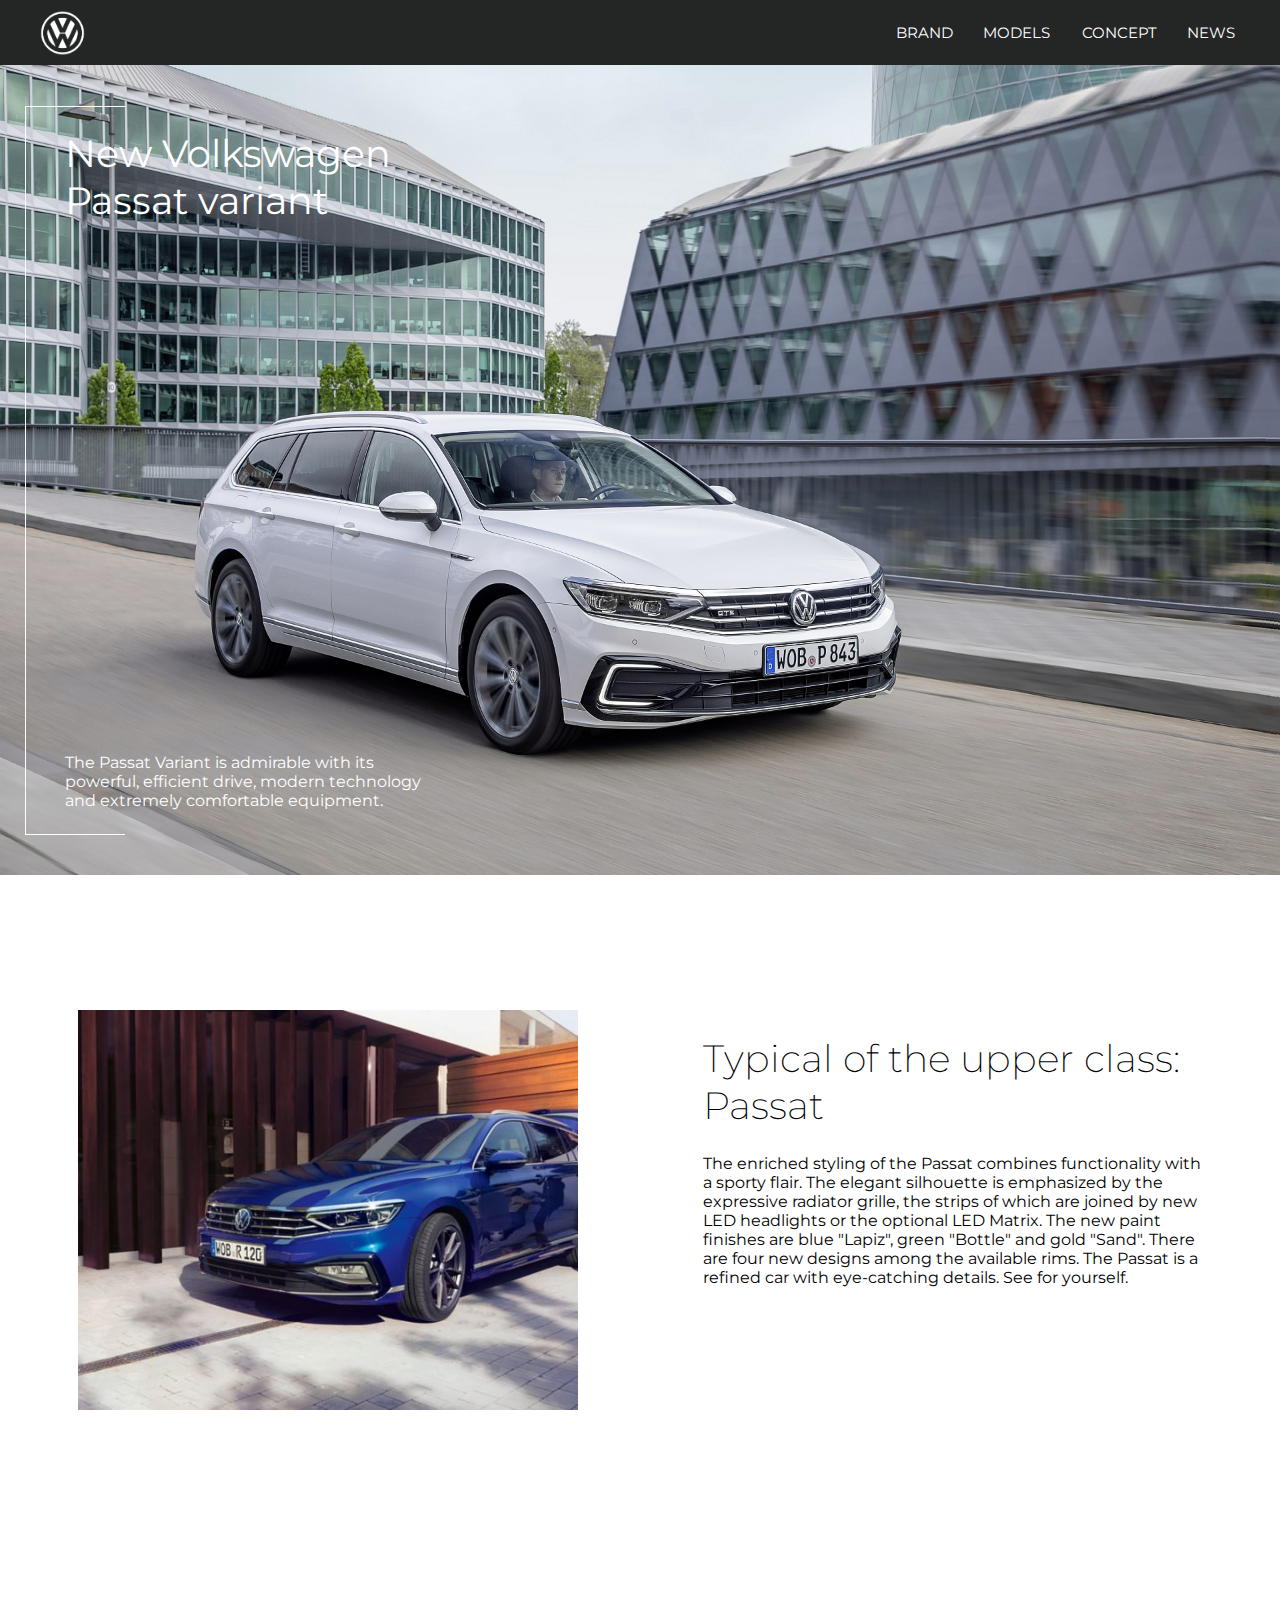
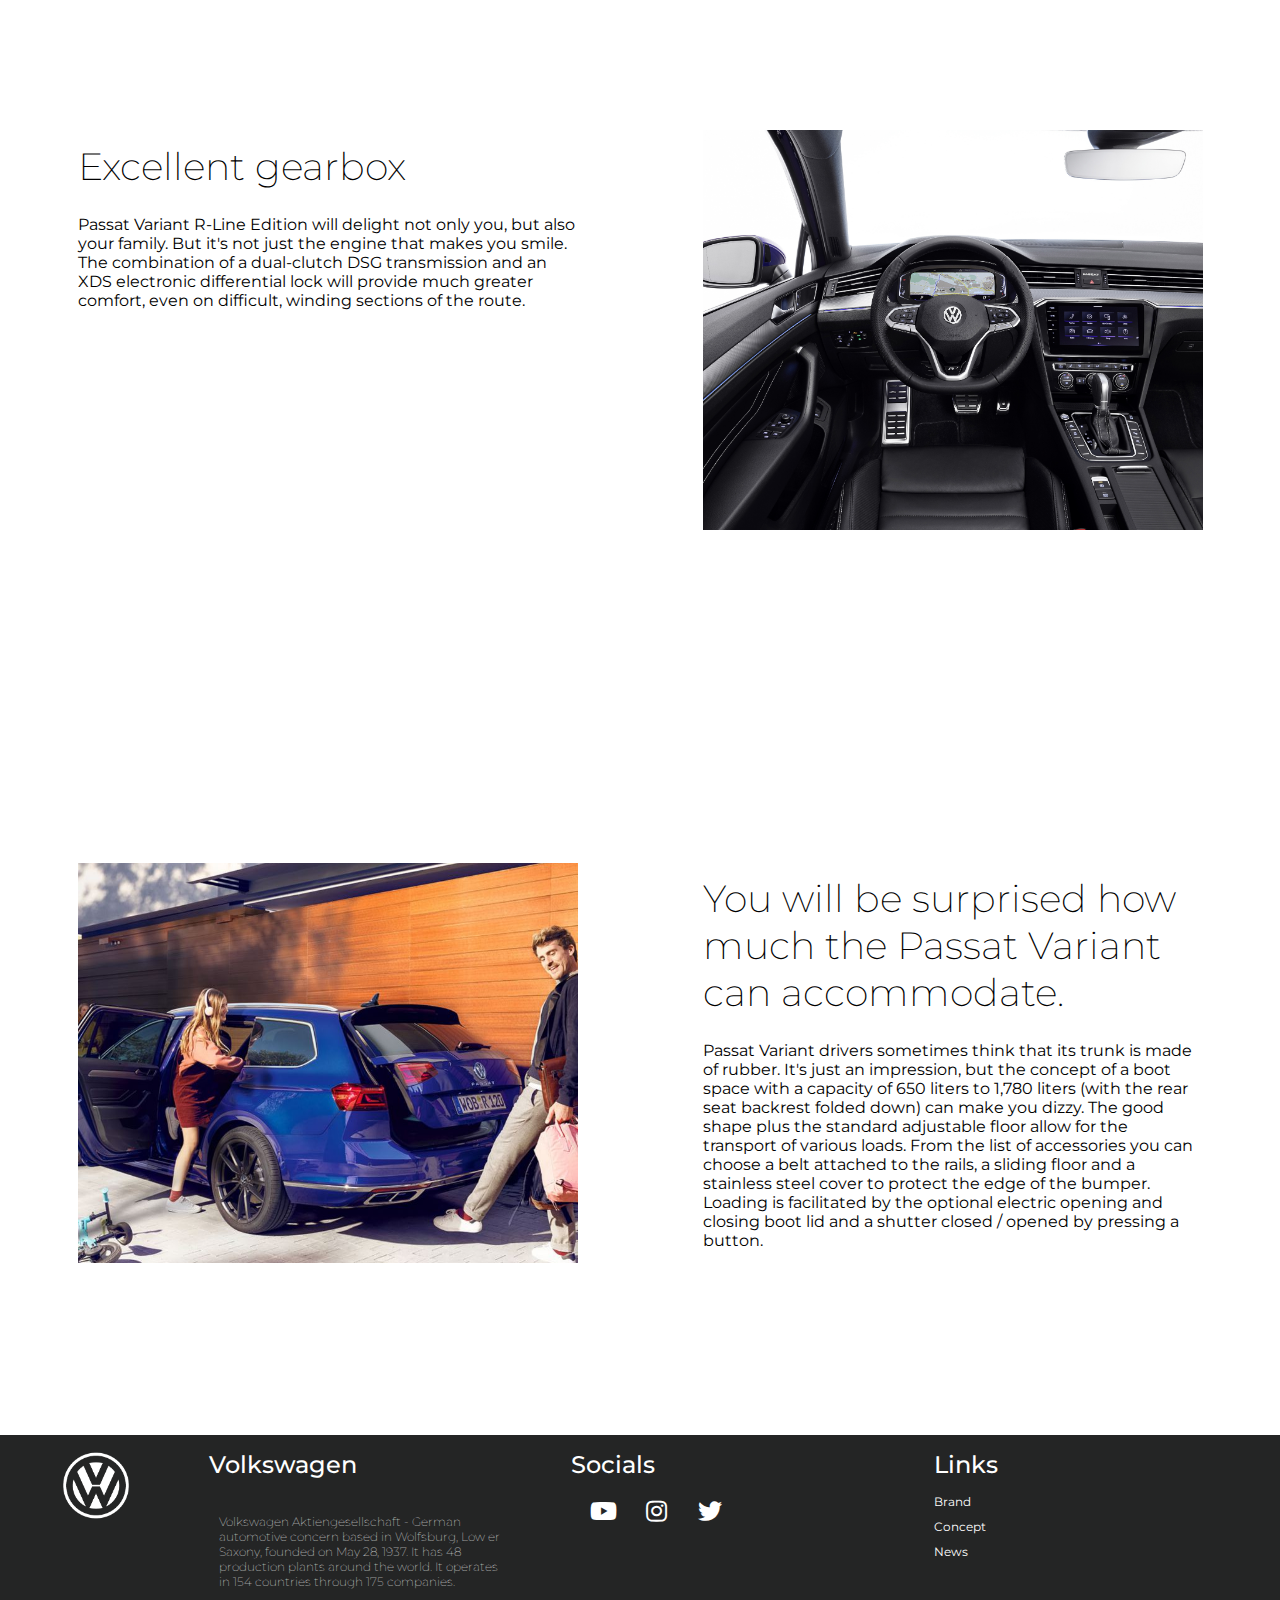
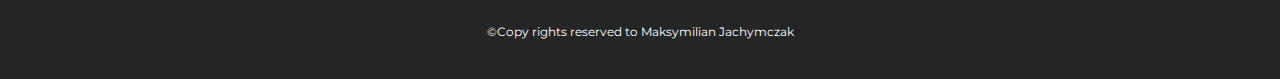
<file: assets/models/passat.html>
<!DOCTYPE html>
<html lang="en">
<head>
    <meta charset="UTF-8">
    <meta http-equiv="X-UA-Compatible" content="IE=edge">
    <meta name="viewport" content="width=device-width, initial-scale=1.0">
    <link rel="icon" type="image/png" href="../../assets/img/favicon/vw-favicon.png">
    <link rel="stylesheet" type="text/css" href="../../assets/styles/style.css">
    <link rel="stylesheet" type="text/css" href="../../assets/styles/modelsstyle.css">
    <link rel="preconnect" href="https://fonts.googleapis.com">
    <link rel="preconnect" href="https://fonts.gstatic.com" crossorigin>
    <link href="https://fonts.googleapis.com/css2?family=Montserrat:ital,wght@0,100;0,200;0,400;1,300&display=swap" rel="stylesheet">
    <link rel="stylesheet" href="https://cdnjs.cloudflare.com/ajax/libs/font-awesome/5.15.3/css/all.min.css"/>
    <title>VOLKSWAGEN - PASSAT</title>
</head>
<body>
    <header>
        <nav>
            <div class="wrapper">
                <div class="logo">
                    <a href="../../index.html">
                        <img src="../../assets/img/logo/vw-logo-white.png" alt='Vw-logo'>
                    </a>
                </div>
                <input type="radio" name="slide" id="menu-btn">
                <input type="radio" name="slide" id="cancel-btn">
                <ul class="nav-links">
                    <label for="cancel-btn" class="btn cancel-btn"><i class="fas fa-times"></i></label>
                    <li><a href="../../assets/brand.html">Brand</a></li>
                    <li>
                        <a href="#" class="desktop-item">Models</a>
                        <input type="checkbox" id="showDrop">
                        <label for="showDrop" class="mobile-item">Models</label>
                        <div class="dropdown-box">
                            <div class="content">
                                <div class="row">
                                    <p>Golf 8</p>
                                    <a href="../../assets/models/golf.html"><img src="../../assets/img/models/golf/golf-8-right-side.png" alt="golf-8-right-side"></a>
                                    <div class="btn-more">
                                        <a href="../../assets/models/golf.html">Show more</a>
                                    </div>
                                </div>
                                <div class="row">
                                    <p>Passat</p>
                                    <a href="../../assets/models/passat.html"><img src="../../assets/img/models/passat/passat-2018-right-side.png" alt="passat-2018-right-side"></a>
                                    <div class="btn-more">
                                        <a href="../../assets/models/passat.html">Show more</a>
                                    </div>
                                </div>
                                <div class="row">
                                    <p>Tiguan</p>
                                    <a href="../../assets/models/tiguan.html"><img src="../../assets/img/models/tiguan/tiguan-2020-right-side.png" alt="tiguan-2020-right-side"></a>
                                    <div class="btn-more">
                                        <a href="../../assets/models/tiguan.html">Show more</a>
                                    </div>
                                </div>
                            </div>
                        </div>
                    </li>
                    <li><a href="../../assets/concept.html">Concept</a></li>
                    <li><a href="../../assets/news.html">News</a></li>
                </ul>
                <label for="menu-btn" class="btn menu-btn"><i class="fas fa-bars"></i></label>
            </div>
        </nav>
    </header>
        <div class="main">
            <a href="#" class="to-top">
                <i class="fas fa-chevron-up"></i>
            </a>
            <section id="passat-intro" class="model-intro">
                <h3>New Volkswagen Passat variant</h3>
                <p>The Passat Variant is admirable with its powerful, efficient drive, modern technology and extremely comfortable equipment.</p>
                <div class="borders"></div>
            </section>
            <section class="model-info">
                <div class="image-info" id="passat-about">

                </div>
                <div class="text-info">
                    <h3>
Typical of the upper class: Passat</h3>
                    <p>The enriched styling of the Passat combines functionality with a sporty flair. 
                        The elegant silhouette is emphasized by the expressive radiator grille, 
                        the strips of which are joined by new LED headlights or the optional LED Matrix. 
                        The new paint finishes are blue "Lapiz", green "Bottle" and gold "Sand". 
                        There are four new designs among the available rims. The Passat is a refined 
                        car with eye-catching details. See for yourself.
                    </p>
                </div>
            </section>
            <section class="model-interior">
                <div class="interior-text">
                    <h3>Excellent gearbox</h3>
                    <p>Passat Variant R-Line Edition will delight not only you, but also your family.
                        But it's not just the engine that makes you smile. The combination of a dual-clutch
                        DSG transmission and an XDS electronic differential lock will provide much greater
                        comfort, even on difficult, winding sections of the route.</p>
                </div>
                <div class="interior-image" id="passat-interior">

                </div>
            </section>
            <section class="model-last">
                <div class="model-last-image" id="passat-last-image">

                </div>
                <div class="model-last-text">
                    <h3>You will be surprised how much the Passat Variant can accommodate.</h3>
                    <p>Passat Variant drivers sometimes think that its trunk is made of rubber. 
                        It's just an impression, but the concept of a boot space with a capacity 
                        of 650 liters to 1,780 liters (with the rear seat backrest folded down) 
                        can make you dizzy. The good shape plus the standard adjustable floor allow 
                        for the transport of various loads. From the list of accessories you can 
                        choose a belt attached to the rails, a sliding floor and a stainless steel 
                        cover to protect the edge of the bumper. Loading is facilitated by the optional 
                        electric opening and closing boot lid and a shutter closed / opened by pressing 
                        a button.
                    </p>
                </div>
            </section>
        </div>
    <footer>
        <div class="footer-content">
            <div class="row">
                <div class="column column-logo">
                    <a href="../../index.html"><img src="/assets/img/logo/vw-logo-white.png"></a>
                </div>
                <div class="column">
                    <h3>Volkswagen</h3>
                    <p>
                        Volkswagen Aktiengesellschaft - German automotive concern based in Wolfsburg, Low
                        er Saxony, founded on May 28, 1937. It has 48 production plants around the world. It
                        operates in 154 countries through 175 companies.
                    </p>
                </div>
                <div class="column">
                    <h3>Socials</h3>
                    <div class="socials">
                        <ul>
                            <li><a href="https://www.youtube.com/user/myvolkswagen" target="blank"><i class="fab fa-youtube"></i></a></li>
                            <li><a href="https://www.instagram.com/volkswagen/" target="blank"><i class="fab fa-instagram"></i></a></li>
                            <li><a href="https://twitter.com/Volkswagen" target="blank"><i class="fab fa-twitter"></i></a></li>
                        </ul>
                    </div>
                </div>
                <div class="column">
                    <h3>Links</h3>
                    <div class="links">
                        <ul>
                            <li><a href="/assets/brand.html">Brand</a></li>
                            <li><a href="/assets/concept.html">Concept</a></li>
                            <li><a href="/assets/news.html">News</a></li>
                        </ul>
                    </div>
                </div>
            </div>
            <p>&copy;Copy rights reserved to Maksymilian Jachymczak</p>
        </div>
    </footer>
    <script src="/assets/scripts/backToTop.js"></script>
</body>
</html>
</file>
<file: assets/styles/style.css>
*{
    margin: 0;
    padding: 0;
    box-sizing: border-box;
    font-family: 'Montserrat', sans-serif;
}

html {
    scroll-behavior: smooth;
}

.controls {
    width: 100px;
    display: flex;
    flex-direction: row;
    position: absolute;
    bottom: 10px;
    right: 50px;
    justify-content: space-around;
    color: #fff;
}

.controls div {
    cursor: pointer;
}

.slider-wideo {
    height:100%;
    width: 100%;
}

.slider-dots {
    display: flex;
    flex-direction: row;
    justify-content: space-between;
    width: 100px;
    position: absolute;
    left: calc(50% - 100px);
    bottom: 10px;
}

.slide-dot {
    width:10px;
    height:10px;
    border-radius: 15px;
    background: transparent;
    border:1px solid #fff;
}

.current-dot {
    background-color: #fff;
}

.to-top {
    position: fixed;
    background-color: #242525;
    width: 50px;
    height: 50px;
    line-height: 50px;
    text-align: center;
    z-index: 10000;
    color: #fff;
    bottom: 0px;
    right: 15px;
    border: 1px solid #fff;
    opacity: 0;
    transition: all 0.3s ease;
    cursor: default;
}

.to-top.active {
    pointer-events: auto;
    opacity: 1;
    bottom: 15px;
}

nav {
    background-color: #242525;
    position: fixed;
    width: 100%;
    z-index: 999;
    height: 65px;
    line-height: 65px;
    font-size: 15px;
    font-weight: 400;
    text-transform: uppercase;
}

nav .wrapper {
    max-width: 100%;
    padding: 0 30px;
    margin: auto;
    display: flex;
    align-items: center;
    justify-content: space-between;
}

.wrapper .logo a {
    color: #fff;
    text-decoration: none;
}

.wrapper .logo img {
    position: absolute;
    width: 65px;
    top: 10px;
}

.wrapper .nav-links {
    display: inline-flex;
}

.nav-links li {
    list-style: none;
}

.nav-links li a {
    color: #fff;
    text-decoration: none;
    padding: 9px 15px;
    transition: all 0.3s ease;
}

.nav-links li a:hover {
    color: #a36b4f;
}

.nav-links li .active {
    color: #838383;
    cursor: default;
}

.nav-links li .active:hover {
    color: #838383;
}

.nav-links li:hover .dropdown-box {
    visibility: visible;
    opacity: 1;
    transition: all 0.3s ease;
}

.dropdown-box {
    position: absolute;
    top: 65px;
    width: 100%;
    left: 0;
    opacity: 0;
    visibility: hidden;
    overflow: hidden;
    transition: all 0.3s ease;
}

.dropdown-box .content {
    background-color: #242525;
    padding: 25px 20px ;
    display: flex;
    width: 100%;
    justify-content: space-evenly;
}

.content .row {
    width: 300px;
    line-height: 45px;
    justify-content: center;
    text-align: center;
}

.wrapper .btn {
    color: #fff;
    font-size: 20px;
    font-weight: 400;
    cursor: pointer;
    display: none;
    padding: 5px 5px 5px 5px;
}

.wrapper .btn.cancel-btn {
    position: absolute;
    right: 30px;
    top: 10px
}

.wrapper input {
    visibility: hidden;
}

.nav-links .mobile-item {
    display: none;
}

.nav-links .desktop-item {
    margin-right: -15px;
}

.row:hover {
    background-color: rgba(0, 0, 0, 0.15);
}

.row p {
    font-size: 20px;
    font-weight: 600;
    color: white;
    text-align: left;
    margin-left: 10px;
}

.row img {
    max-width: 300px;
    max-height: 200px;
    display: block;
}

.row .btn-more {
    border: 1px solid white;
    text-align: center;
    min-width: 300px;
    justify-content: center;
}

.row .btn-more:hover {
    background-color: #fff;
    transform-origin: top;
    transition: all 0.3s ease;
}

.row .btn-more:hover a {
    color:black;
}

.footer-content {
    position: relative;
    width: 100%;
    height: auto;
    background-color: #242525;
    color: #fff;
    top: 65px;
}

.footer-content p {
    text-align: center;
    font-size: 12px;
    margin-top: 35px;
    margin-bottom: 25px;
} 

.footer-content .row {
    display: flex;
    justify-content: space-around;
    font-size: 12px;
}

.footer-content {
    float: left;
    padding: 15px;
}

.footer-content .row .column {
    width: 300px;
}

.footer-content .row .column ul {
    list-style: none;
}

.footer-content .row .column-logo {
    width: 100px;
}

.footer-content .row .column h3 {
    margin-bottom: 15px;
    font-size: 24px;
    font-weight: 500;
}

.footer-content .row .column p {
    font-size: 12px;
    text-align: left;
    font-weight: 100;
    margin-bottom: 0px;
}

.footer-content .row:hover {
    background-color: #242525;
}

.footer-content .row .column img{
    width: 100px;
}

.footer-content .row .column .links ul li{
    margin-bottom: 10px;
}

.footer-content .row .column .links a {
    color: #fff;
    text-decoration: none;
}

.footer-content .row .column .links a:hover {
    color: #a36b4f;
}
 
.footer-content .row .column .socials ul li {
    display: inline-block;
    width: 35px;
    height: 35px;
    line-height: 35px;
    margin-left: 15px;
    font-size: 24px;
    text-align: center;
}

.footer-content .row .column .socials ul li a{
    color: #fff;
}

.footer-content .row .column .socials ul li a:hover {
    color: #a36b4f;
}

@media screen and (max-width: 970px){
    .wrapper .btn {
        display: block;
    }
    
    .wrapper .nav-links {
        position: fixed;
        width: 100%;
        height: 100vh;
        max-width: 350px;
        background-color: #242525;
        display: block;
        top: 0;
        left: -100%;
        overflow-y: auto;
        line-height: 50px;
        padding: 50px 10px;
        box-shadow: 0 15px 15px rgba(0, 0, 0, 0.15);
        transition: all 0.3s ease;
    }

    #menu-btn:checked ~ .nav-links {
        left: 0;
    }

    #showDrop:checked ~ .dropdown-box{
        max-height: 100%;
        visibility: visible;
      }

    .nav-links .desktop-item{
        display: none;
      }

    .nav-links .mobile-item{
        display: block;
        color: #fff;
        font-size: 15px;
        font-weight: 500;
        padding-left: 15px;
        cursor: pointer;
        border-radius: 5px;
        transition: all 0.3s ease;
        margin-top: -50px;
    }

    .nav-links .mobile-item:hover {
        color: #a36b4f;
    }

    .nav-links li {
        margin: 15px 10px;
    }

    .nav link li a {
        padding: 0 20px;
        display: block;
        font-size: 20px;
    }

    .dropdown-box {
        position: static;
        top: 65px;
        width: 100%;
        opacity: 1;
        visibility: hidden;
        transition: all 0.3s ease;
        max-height: 0;
        overflow: hidden;
        transition: all 0.3s ease;
    }
    
    .dropdown-box .content {
        background-color: #242525;
        flex-direction: column;
        width: 300px;
        padding: 5px 5px 5px 5px;
    }

    .dropdown-box .content .row {
        width: 100%;
        margin-bottom: 15px;
        border-top: 1px solid #a36b4f;
    }

    .row img {
        max-width: 300px;
    }

    .row .btn-more {
        display: none;
    }

    .row p {
        font-size: 15px;
        font-weight: 600;
    }
}

@media screen and (max-width: 1000px){
    .footer-content .row {
        flex-direction: column;
        align-items: center;
    }
    .footer-content {
        text-align: center;
    }

    .footer-content .row .column {
        margin-bottom: 15px;
        width: 90%;
    }

    .footer-content .row .column p {
        text-align: center;
    }

    .footer-content .row .column-logo img{
        margin-left: calc(50% - 50px);
    }
}
</file>
<file: assets/styles/brandstyle.css>
body {
    overflow-x: hidden;
}

#about-brand-intro {
    position: relative;
    top: 65px;
    display: flex;
    width: 100vw;
    height: auto;
    min-height: 80vh;
    padding: 15px;
    justify-content: space-around;
    align-items: center;
}

#about-brand-intro .about-brand-history {
    width:40%;
    height: 500px;
    overflow: hidden;
}

#about-brand-intro .about-brand-history h3 {
    font-size: 38px;
    font-weight: 200;
    margin-bottom: 25px;
}

#about-brand-intro .about-brand-history p {
    text-align: justify;
}

#about-brand-intro .about-brand-history img {
    width: 100%;
    transition: all 0.3s ease-in-out;
}

#about-brand-intro .about-brand-history img:hover {
    transition: all 0.3s ease-in-out;
    transform: scale(1.05);
}

#animation {
    display: flex;
    flex-direction: column;
    width: 90vw;
    height: auto;
    min-height: 80vh;
    padding: 15px;
    align-items: center;
    justify-content: center;
}

#animation h3 {
    font-size: 38px;
    font-weight: 200;
    margin-top: 25px;
    margin-bottom: 25px;
}

#animation .animation-wraper {
    width: 900px;
    height: 600px;
    background-image: url('../img/animation/Img_1.png');
    background-position: center;
    background-size: contain;
    box-shadow:1px 2px 60px rgba(0,0,0 ,0.4);
    position: relative;
    overflow-x: hidden;
}

#animation .animation-wraper .surface {
    height: 140px;
    width: 500%;
    background-image: url('../img/animation/Img_02.png');
    display: block;
    position: absolute;
    bottom: 0;
    left: 0;
    background-repeat: repeat-x;
    animation: moveCar 6s linear infinite;
}
#animation .animation-wraper .car-image {
    position: absolute;
    bottom: 7%;
    left: 24%;
    animation: suspennsion 1s linear infinite;
}

#brands {
    width: 100vw;
    height: auto;
    min-height: 50vh;
    display: flex;
    align-items: center;
    justify-content: space-around;
    padding: 15px;
    margin-top: 75px;
}

#brands .brands-container {
    width: 40%;
    min-height: 500px;
    height: auto;
}

#brands .brands-container h3 {
    font-size: 38px;
    font-weight: 200;
    margin-bottom: 25px;
}

#brands .brands-container .brand-row {
    display: flex;
    justify-content: space-around;
}

#brands .brands-container .brand-row.firs-row {
    margin-top: 20px;
}

#brands .brands-container .brand-row .brand-col-logo {
    width: 20%;
    height: 125px;
    margin-bottom: 40px;
}

#brands .brands-container .brand-row .brand-col-logo img {
    width:90%;
    max-height: 100%;
    margin-left: 5%;
}

#brands .brands-container .brand-row .brand-col-logo .img-m-top {
    margin-top: 15%;
}

@keyframes moveCar {
    100% {
        transform: translateX(-2950px);
    }
}

@keyframes suspennsion {
    100% {
        transform: translateY(-1px);
    }
    50% {
        transform: translateY(-2px);
    }
    0% {
        transform: translateY(-1px);
    }
}

@media screen and (max-width: 970px) {
    #about-brand-intro {
        flex-direction: column;
    }

    #about-brand-intro .about-brand-history {
        width: 100%;
        height: auto;
        margin-bottom: 25px;
    }

    #about-brand-intro .about-brand-history h3 {
        margin-top: 50px;
    }

    #about-brand-intro .about-brand-history img {
        margin-top: 15px;
    }

    #brands {
        flex-direction: column-reverse;
    }

    #brands .brands-container {
        width: 100%;
        min-height: 200px;
        margin-top: 25px;
    }
    #brands .brands-container h3 {
        margin-top: 25px;
    }

    #animation .animation-wraper {
        width: 600px;
        height: 400px;
        background-repeat: no-repeat;
        overflow: hidden;
    }

    #animation .animation-wraper .surface {
        width:3500px;
    }

    #animation .animation-wraper .car-image {
        bottom: 10%;
    }
}

@media screen and (max-width: 430px) {
    #animation .animation-wraper {
        width: 350px;
        height: 240px;
        background-repeat: no-repeat;
        overflow: hidden;
        margin-left: calc(50% - 120px);
    }

    #animation .animation-wraper .car-image {
        bottom: 15%;
    }
}
</file>
<file: assets/styles/conceptstyle.css>
body {
    overflow-x: hidden;
}

#concept-banner {
    position: relative;
    top: 65px;
    width: 100vw;
    height: 95vh;
    background-image: url('../img/concept/volkswagen-id-buzz-banner.jpg');
    background-position: center;
    background-size: cover;
}

#concept-banner .cocnept-header h3{
    position: absolute;
    top: 50px;
    left: 50px;
    color: #fff;
    font-size: 38px;
    font-weight: 400;
    width: 400px;
}

#concept-banner .concept-borders {
    position: absolute;
    bottom: 50px;
    right: 50px;
    width: 190px;
    height: 90%;
    border-right: 2px solid #fff;
    border-bottom: 2px solid #fff;
}

#concept-banner .button-lern-more {
    width: 50px;
    height: 50px;
    border-radius: 50%;
    border: 2px solid #fff;
    text-align: center;
    line-height: 50px;
    color: #fff;
    position: absolute;
    bottom: 35px;
    margin-left: calc(50% - 50px);
    overflow: hidden;
    transition: all 0.3s ease-in-out;
    font-size: 24px;
}

#concept-banner .button-lern-more:hover {
    transform: scale(1.05);
    background-color: #fff;
    color: #242525;
}

#concept-banner .button-lern-more:hover .fa-chevron-down {
    color: #242525;
}

#concept-banner .button-lern-more .fa-chevron-down {
    animation: buttonAniamtion 2s linear infinite;
    width: 50px;
    height: 50px;
    color: #fff;
    text-decoration: none;
}

#concept-main-info {
    position: relative;
    display: flex;
    flex-direction: row;
    width: 100vw;
    height: auto;
    min-height: 80vh;
    top: 65px;
    padding: 15px;
}

#concept-main-info .concept-info-container {
    display: flex;
    justify-content: space-around;
    align-items: center;
}

#concept-main-info .concept-info-container div {
    width: 40%;
    min-height: 500px;
    overflow: hidden;
}

#concept-main-info .concept-info-container div img {
    width: 100%;
    height: 500px;
    transition: 0.5s ease-in-out;
}

#concept-main-info .concept-info-container div h3 {
    font-weight: 200;
    font-size: 38px;
    margin-bottom: 25px;
}

#concept-main-info .concept-info-container div p {
    text-align: justify;
}

#concept-main-info .concept-info-container div img:hover {
    transform: scale(1.1);
}

#technologies {
    width: 100vw;
    min-height: 80vh;
    height: auto;
    display: flex;
    justify-content: center;
    padding: 15px;
}

#technologies .technologies-container {
    display: flex;
    justify-content: space-around;
    align-items: center;
}

#technologies .technologies-container div {
    width: 40%;
    height: auto;
    min-height: 500px;
    overflow: hidden;

}

#technologies .technologies-container div h3 {
    font-size: 38px;
    font-weight: 200;
    margin-bottom: 25px;
}

#technologies .technologies-container div p {
    text-align: justify;
}

#technologies .technologies-container div img {
    width: 100%;
    height: 500px;
    transition: 0.5s ease-in-out;
}

#technologies .technologies-container div img:hover {
    transform: scale(1.1);
}

@keyframes buttonAniamtion {
    100% {
        transform: translateY(50px);
    }

    50% {
        transform: translateY(0px);
    }

    0% {
        transform: translateY(-50px);
    }
}

@media screen and (max-width: 970px) {
    #concept-main-info .concept-info-container {
        flex-direction: column-reverse;
    }

    #concept-main-info .concept-info-container div {
        width: 100%;
        min-height: 300px;
    }

    #concept-main-info .concept-info-container div img {
        height: 400px;
        margin-bottom: 25px;
        margin-top: 25px;
    }

    #concept-banner .cocnept-header h3 {
        width: 250px;
    }

    #concept-banner .concept-borders {
        width: 80px;
        right: 15px;
    }

    #concept-banner .button-lern-more {
        margin-left: calc(50% - 25px);
    }

    #concept-main-info .concept-info-container div h3 {
        margin-top: 50px;
    }

    #technologies .technologies-container {
        flex-direction: column;
    }

    #technologies .technologies-container div {
        width: 100%;
        min-height: 300px;
    }

    #technologies .technologies-container div h3 {
        margin-top: 50px;
    }

    #technologies .technologies-container div img {
        margin-top: 25px;
        height: 400px;
    }
}

@media screen and (max-width: 500px) {
    #technologies .technologies-container div img {
        margin-top: 25px;
        height: 250px;
    }

    #concept-main-info .concept-info-container div img {
        height: 250px;
        margin-bottom: 25px;
        margin-top: 25px;
    }
}
</file>
<file: assets/styles/newsstyle.css>
body {
    overflow-x: hidden;
}

#news-introduction {
    position: relative;
    top: 65px;
    width: 100vw;
    height: 70vh;
    display: flex;
    align-items: center;
    padding: 15px;
}

#news-introduction .news-wrapper {
    display: flex;
    width: 100%;
    height: auto;
    justify-content: space-around;
}

#news-introduction .news-wrapper .container {
    width: 40%;
    height: auto;
    min-height: 400px;
}

#news-introduction .news-wrapper .container h3 {
    font-size: 38px;
    font-weight: 200;
    margin-bottom: 25px;
}

#news-introduction .news-wrapper .container p {
    text-align: justify;
}

#news-introduction .news-wrapper .container-2 {
    width: 40%;
    height: auto;
    min-height: 400px;
    background-image: url('../img/news/volkswagen-news-intro.jpg');
    background-position: center;
    background-size: cover;
    transition: 0.5s ease-in-out;
}

#news-introduction .news-wrapper .container-2:hover {
    transform: scale(1.05);
}

.news {
    width: 100vw;
    min-height: 80vh;
    height: auto;
    padding: 15px;
    display: flex;
    align-items: center;
}

.news-1 .troc-news {
    display: flex;
    justify-content: space-around;
}

.news-1 .troc-news .news-row {
    width: 100vw;
    height: auto;
    min-height: 400px;
    display: flex;
    justify-content: space-around;
    align-items: center;
    margin-top: 25px;
    border:1px solid red;
}

.news-1 .troc-news .news-row:hover {
    background-color: #fff;
}

.news-1 .troc-news  h3 {
    font-weight: 200;
    font-size: 38px;
    margin-bottom: 25px;
}

.news-1 .troc-news p {
    color: black;
    font-size: 16px;
}

.news-1 .troc-news .text {
    width: 40%;
    text-align: justify;
}

.news-1 .troc-news .image {
    min-width: 40%;
    height: 400px;
    background-image: url('../img/news/t-roc-cabriollet-1.jpg');
    background-position: center;
    background-size: cover;
    transition: 0.5s ease-in-out;
}

.news-1 .troc-news .image:hover {
    transform: scale(1.05);
}

.technologies-news {
    display: flex;
    align-items: center;
    width: 100%;
    height: 100%;
    justify-content: space-around;
}

.technologies-news .text {
    width: 40%;
    text-align: justify;
}

.technologies-news .text h3 {
    font-size: 38px;
    font-weight: 200;
    margin-bottom: 25px;
    text-align: left;
}

.technologies-news #technologies-driver {
    width: 40%;
    height: 400px;
    background-image: url('../img/news/volkswagen-technologies-for-driver.jpg');
    background-position: center;
    background-size: cover;
    transition: 0.5s ease-in-out;
}

.technologies-news #technologies-driver:hover {
    transform: scale(1.05);
}

.technology-news-for-driver {
    display: flex;
    justify-content: space-around;
    align-items: center;
}

.technology-wrapper {
    display: flex;
    justify-content: space-around;
}

.technology-wrapper .text {
    width: 40%;
    text-align: justify;
}

.technology-wrapper .text h3 {
    font-size: 38px;
    font-weight: 200;
    margin-bottom: 25px;
}

.technology-wrapper #new-technology {
    width: 40%;
    height: 400px;
    background-image: url('../img/news/volkswagen-new-technologies.jpg');
    background-position: center;
    background-size: cover;
    transition: 0.5s ease-in-out;
}

.technology-wrapper #new-technology:hover {
    transform: scale(1.05);
}

@media screen and (max-width: 970px) {
    .technology-wrapper {
        flex-direction: column-reverse;
    }

    .technology-wrapper .text {
        width: 100%;
        margin-bottom: 25px;
    }

    .technology-wrapper #new-technology {
        width: 100%;
    }

    .technologies-news {
        flex-direction: column;
    }

    .technologies-news .text {
        width: 100%;
        margin-bottom: 25px;
    }

    .technologies-news #technologies-driver {
        width: 100%;
        margin-bottom: 50px;
    }

    #news-introduction .news-wrapper {
        flex-direction: column;
    }

    #news-introduction .news-wrapper .container {
        width: 100%;
        margin-top: 450px;
        height: auto;
    }

    #news-introduction .news-wrapper .container-2 {
        width: 100%;
        margin-bottom: 50px;
    }

    .news-1 .troc-news {
        margin-top: 450px;
        flex-direction: column-reverse;
    }

    .news-1 .troc-news {
        flex-direction: column-reverse;
    }

    .news-1 .troc-news .text {
        width: 100%;
        margin-bottom: 25px;
    }

    .news-1 .troc-news .image {
        width: 100%;
        margin-bottom: 50px;
    }
}
</file>
<file: assets/styles/modelsstyle.css>
body {
    overflow-x: hidden;
}

.model-intro {
    width: 100vw;
    height: 90vh;
    background-position: center;
    background-size: cover;
    position: relative;
    top: 65px;
}

.model-intro h3 {
    color: white;
    font-size: 38px;
    font-weight: 400;
    width: 400px;
    position: absolute;
    top: 50px;
    left: 50px;
    padding: 15px;
}

.model-intro p {
    color: white;
    position: absolute;
    display: block;
    bottom: 50px;
    left: 50px;
    width: 400px;
    padding: 15px;
}

.model-intro .borders {
    height: 90%;
    width: 100px;
    border-left: 1px solid #fff;
    border-bottom: 1px solid #fff;
    border-top: 1px solid #fff;
    position: absolute;
    left: 25px;
    top: 5%;
}

#golf-8-intro {
    background-image: url('../../assets/img/models/golf/golf-8-cover.jpg');
}

#passat-intro {
    background-image: url('../../assets/img/models/passat/passat-2018-cover.jpg');
}

#tiguan-intro {
    background-image: url('../../assets/img/models/tiguan/tiguan-2020-cover.jpg');
}

.model-info {
    width: 100vw;
    height: auto;
    min-height: 80vh;
    display: flex;
    align-items: center;
    justify-content: space-around;
    position: relative;
    top :65px;
    padding: 15px;
}

.model-info .image-info {
    width: 40%;
    height: auto;
    min-height: 400px;
    margin-bottom: 50px;
}

#golf-8-about {
    background-image: url('../../assets/img/models/golf/volkswagen-golf-8-image.jpg');
    background-position: center;
    background-size: cover;
}

#passat-about {
    background-image: url('../../assets/img/models/passat/passat-2018-model.jpeg');
    background-position: center;
    background-size: cover;
}

#tiguan-about {
    background-image: url('../../assets/img/models/tiguan/volkswagen-tiguan-back.jpg');
    background-position: center;
    background-size: cover;
}

.model-info .text-info {
    width: 40%;
    height: auto;
    min-height: 400px;
}

.model-info .text-info h3 {
    font-size: 38px;
    font-weight: 200;
    margin-bottom: 25px;
}

.model-interior {
    width: 100vw;
    height: auto;
    min-height: 80vh;
    display: flex;
    align-items: center;
    justify-content: space-around;
    top: 65px;
    position: relative;
    padding: 15px;
}

.model-interior .interior-text {
    width: 40%;
    height: auto;
    min-height: 400px;
    margin-bottom: 25px;
}

.model-interior .interior-text h3 {
    font-size: 38px;
    font-weight: 200;
    margin-bottom: 25px;
}

.model-interior .interior-image {
    width: 40%;
    height: auto;
    min-height: 400px;
    margin-bottom: 50px;
}

#golf-8-interior {
    background-image: url('../../assets/img/models/golf/volkswagen-golf-8-interior.jpg');
    background-position: center;
    background-size: cover;
}

#passat-interior {
    background-image: url('../../assets/img/models/passat/passat-2018-interior.jpeg');
    background-position: center;
    background-size: cover;
}

#tiguan-interior {
    background-image: url('../../assets/img/models/tiguan/volkswagen-tiguan-interior.jpg');
    background-position: center;
    background-size: cover;
}

.model-last {
    width: 100vw;
    height: auto;
    min-height: 80vh;
    position: relative;
    top: 65px;
    display: flex;
    justify-content: space-around;
    align-items: center;
    padding: 15px;
}

.model-last .model-last-text {
    width: 40%;
    height: auto;
    min-height: 400px;
}

.model-last .model-last-text h3 {
    font-size: 38px;
    font-weight: 200;
    margin-bottom: 25px;
}

.model-last .model-last-image {
    width: 40%;
    height: auto;
    min-height: 400px;
    margin-bottom: 50px;
    margin-top: 25px;
}

#golf-last-image {
    background-image: url('../../assets/img/models/golf/volkswagen-golf-8-gte.jpeg');
    background-position: center;
    background-size: cover;
}

#passat-last-image {
    background-image: url('../../assets/img/models/passat/passat-2018-technology.jpeg');
    background-position: center;
    background-size: cover;
}

#tiguan-last-image {
    background-image: url('../../assets/img/models/tiguan/volkswagen-tiguan-electric.jpg');
    background-position: center;
    background-size: cover;
}

@media screen and (max-width: 500px) {
    .model-intro p {
        width: 300px;
        padding: 15px;
    }

    .model-intro h3 {
        width: 300px;
        top: 50px;
        left: 50px;
        padding: 15px;
    }
}

@media screen and (max-width: 1000px) {
    .model-info {
        flex-direction: column-reverse;
    }

    .model-info .image-info {
        width: 100%;
    }

    .model-info .text-info {
        width: 100%;
    }

    .model-interior {
        flex-direction: column;
    }

    .model-interior .interior-text {
        width: 100%;
    }

    .model-interior .interior-image {
        width: 100%;
    }

    .model-last {
        flex-direction: column-reverse;
    }

    .model-last .model-last-text {
        width: 100%;
    }

    .model-last .model-last-image {
        width: 100%;
    }
}
</file>
